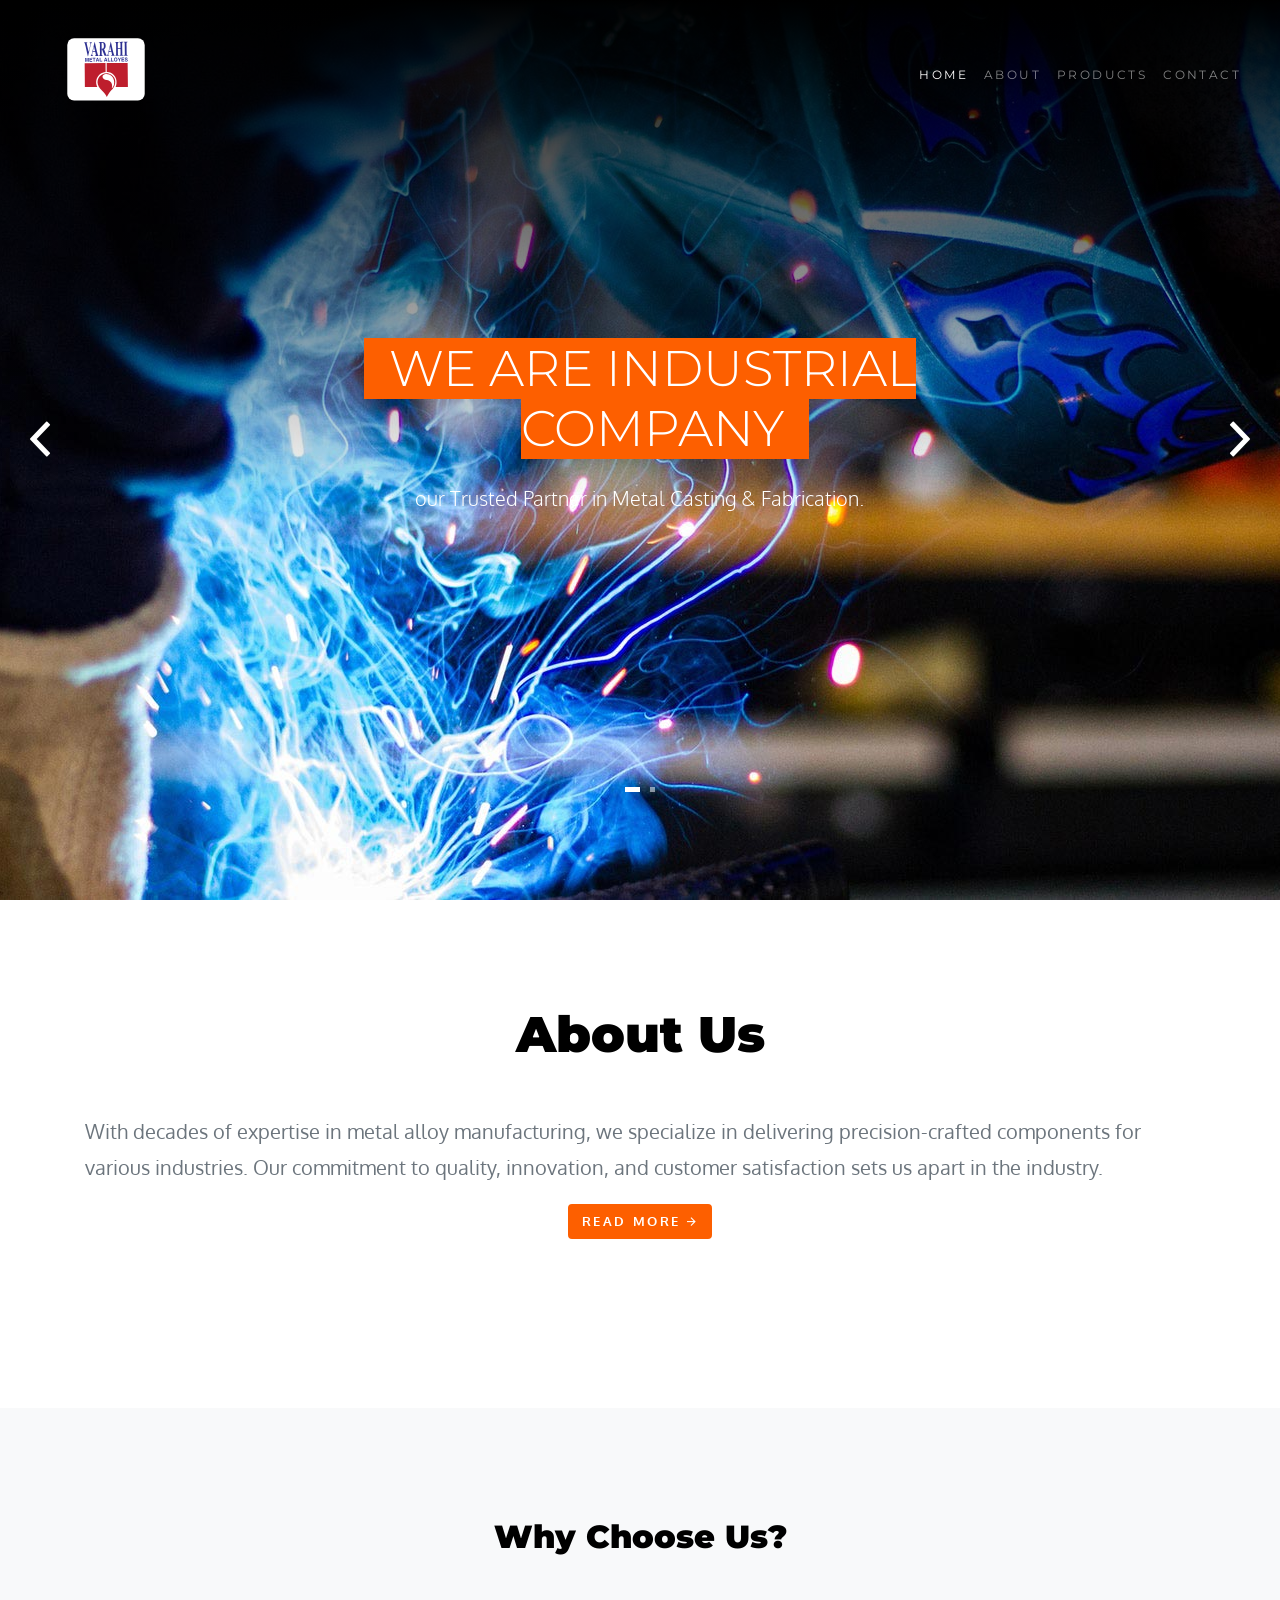
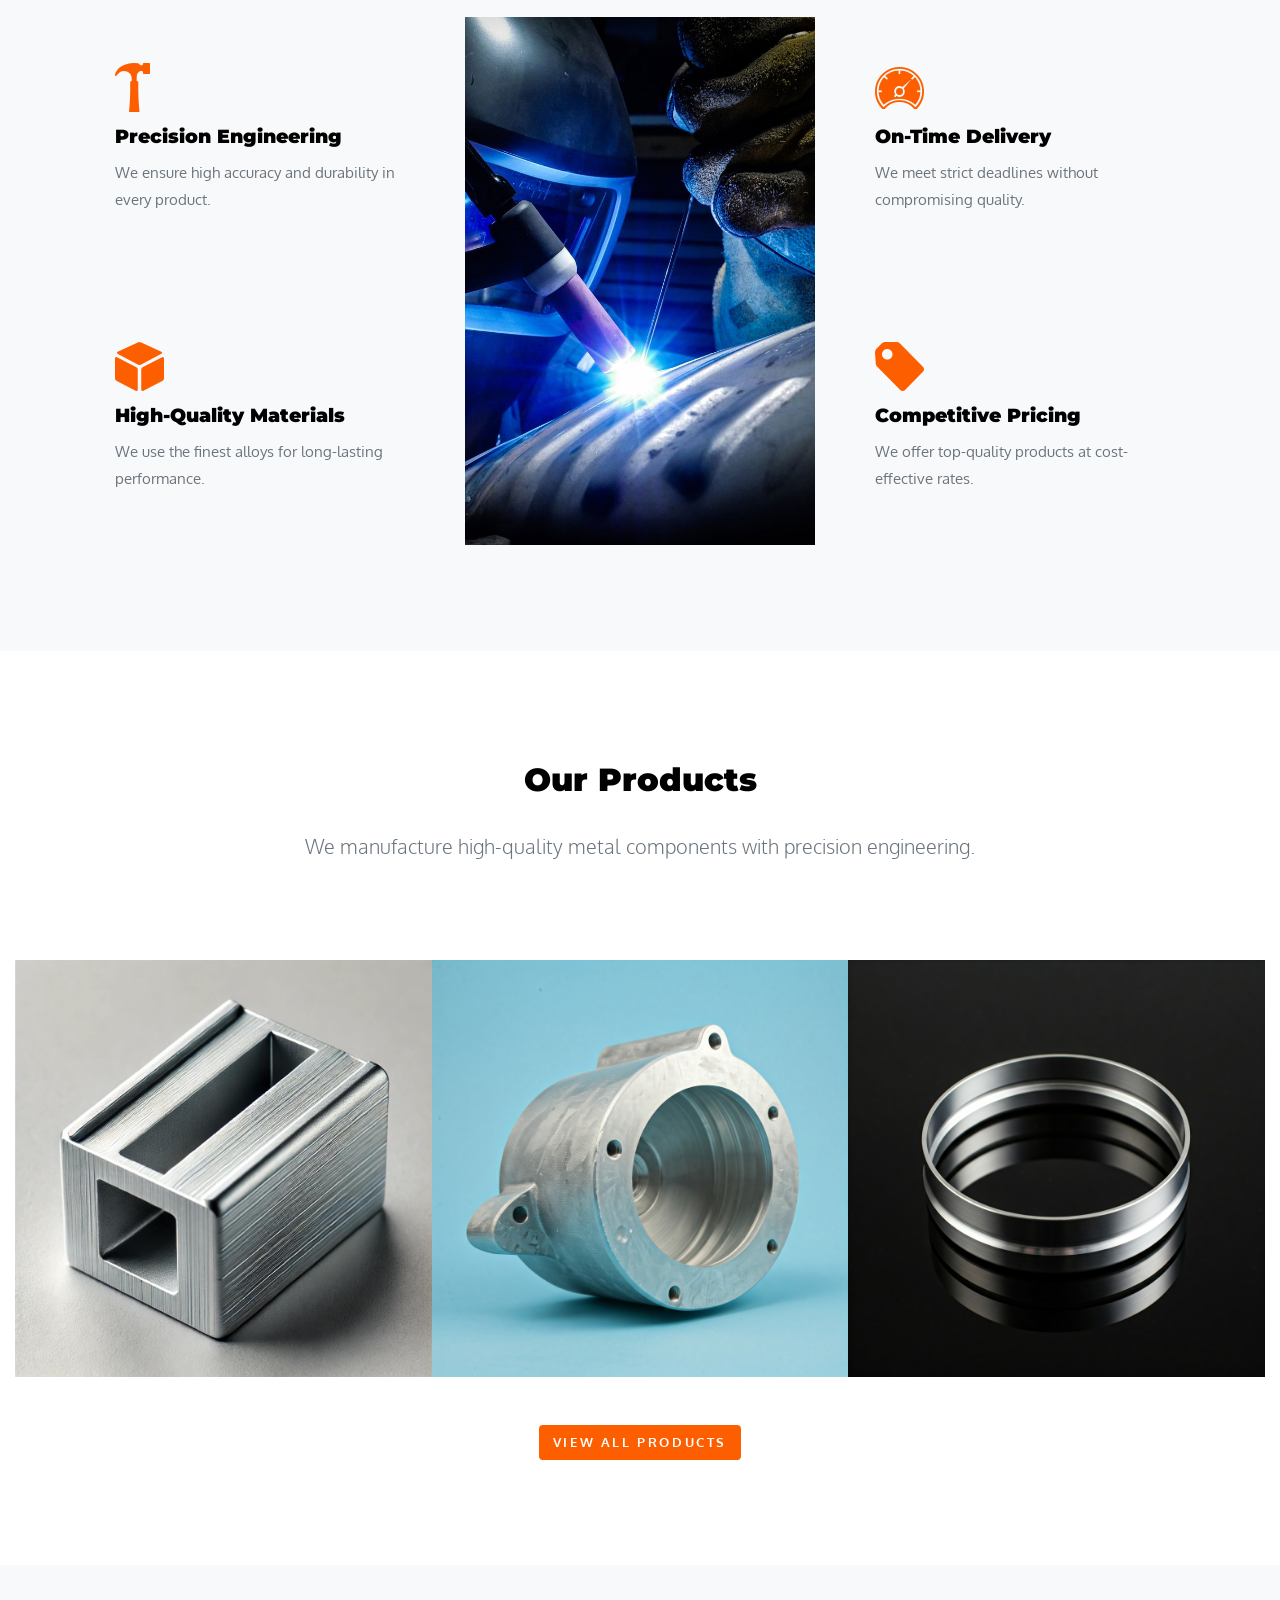
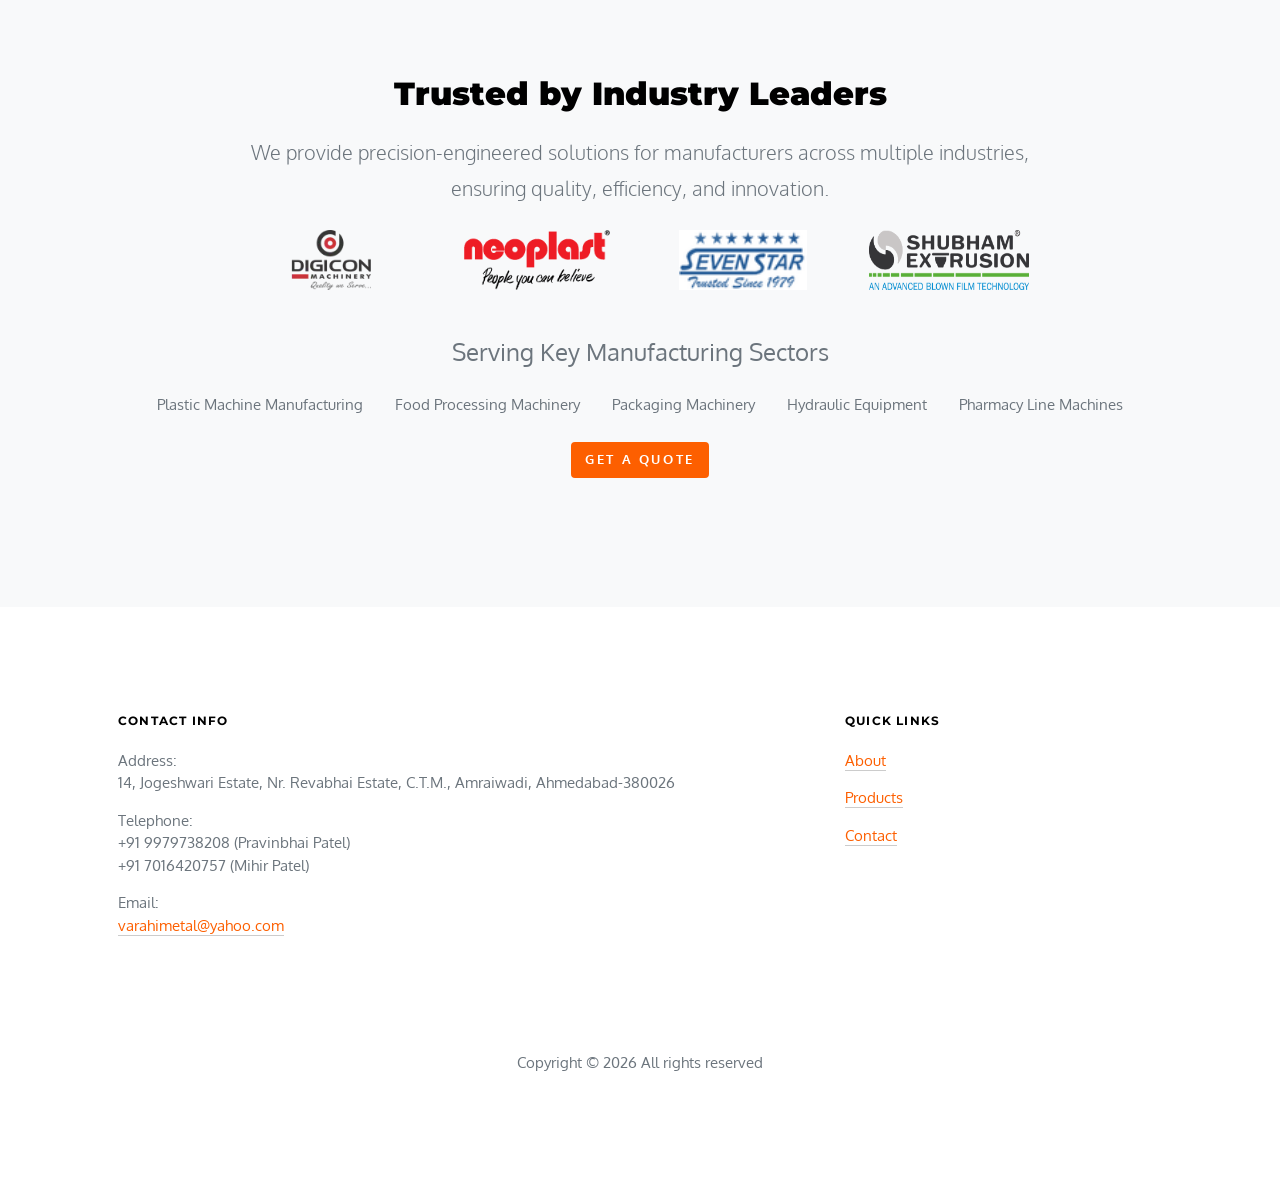
<file: index.html>
<!DOCTYPE html>
<html lang="en">
  <head>
    <title>Home | Varahi Metal</title>
    <meta charset="utf-8" />
    <meta
      name="viewport"
      content="width=device-width, initial-scale=1, shrink-to-fit=no"
    />

    <link
      href="https://fonts.googleapis.com/css?family=Montserrat:400,700|Oxygen:400,700"
      rel="stylesheet"
    />

    <link rel="stylesheet" href="css/bootstrap.css" />
    <link rel="stylesheet" href="css/animate.css" />
    <link rel="stylesheet" href="css/owl.carousel.min.css" />
    <link rel="stylesheet" href="css/jquery.fancybox.min.css" />

    <link rel="stylesheet" href="fonts/ionicons/css/ionicons.min.css" />
    <link rel="stylesheet" href="fonts/fontawesome/css/font-awesome.min.css" />

    <!-- Theme Style -->
    <link rel="stylesheet" href="css/style.css" />
    <link rel="stylesheet" href="css/custom.css" />
  </head>
  <body>
    <div id="header-placeholder"></div>

    <!-- END header -->

    <div class="top-shadow"></div>

    <section class="home-slider owl-carousel">
      <div
        class="slider-item"
        style="background-image: url('images/industrial_hero_1.jpg')"
      >
        <div class="container">
          <div
            class="row slider-text align-items-center justify-content-center"
          >
            <div class="col-lg-7 text-center col-sm-12 element-animate">
              <h1 class="mb-4"><span>We Are Industrial Company</span></h1>
              <p class="mb-5 w-75">
                our Trusted Partner in Metal Casting & Fabrication.
              </p>
            </div>
          </div>
        </div>
      </div>

      <div
        class="slider-item"
        style="background-image: url('images/industrial_hero_2.jpg')"
      >
        <div class="container">
          <div
            class="row slider-text align-items-center justify-content-center"
          >
            <div class="col-lg-7 text-center col-sm-12 element-animate">
              <h1>
                <span>The Best Level of Excellence in Steel Fabrication</span>
              </h1>
              <p class="mb-5 w-75">
                Excellence in Every Alloy, Strength in Every Product.
              </p>
            </div>
          </div>
        </div>
      </div>
    </section>

    <section class="section element-animate">
      <div class="container">
        <div class="row align-items-center mb-5">
          <div class="col-12">
            <div class="block-41">
              <h2 class="block-41-heading mb-5 text-center">About Us</h2>
              <div class="block-41-text">
                <p>
                  With decades of expertise in metal alloy manufacturing, we
                  specialize in delivering precision-crafted components for
                  various industries. Our commitment to quality, innovation, and
                  customer satisfaction sets us apart in the industry.
                </p>
                <p class="text-center">
                  <a href="./about" class="btn btn-primary">
                    Read More
                    <span class="ion-android-arrow-forward"></span
                  ></a>
                </p>
              </div>
            </div>
          </div>
        </div>
      </div>
    </section>
    <!-- END slider -->

    <section class="section bg-light">
      <div class="container">
        <div class="row mb-5">
          <div class="col-12 text-center">
            <h2>Why Choose Us?</h2>
          </div>
        </div>
        <div class="row align-items-stretch">
          <div class="col-lg-4 order-lg-2">
            <div class="scaling-image h-100">
              <div class="frame h-100">
                <div
                  class="feature-img-bg h-100"
                  style="
                    background-image: url('images/industrial_feature_1.jpg');
                  "
                ></div>
              </div>
            </div>
          </div>

          <div
            class="col-md-6 col-lg-4 feature-1-wrap d-md-flex flex-md-column order-lg-1"
          >
            <div class="feature-1 d-md-flex">
              <div class="align-self-center">
                <span class="ion ion-hammer display-4 text-primary"></span>
                <h3>Precision Engineering</h3>
                <p>We ensure high accuracy and durability in every product.</p>
              </div>
            </div>

            <div class="feature-1 d-md-flex">
              <div class="align-self-center">
                <span class="ion ion-cube display-4 text-primary"></span>
                <h3>High-Quality Materials</h3>
                <p>We use the finest alloys for long-lasting performance.</p>
              </div>
            </div>
          </div>

          <div
            class="col-md-6 col-lg-4 feature-1-wrap d-md-flex flex-md-column order-lg-3"
          >
            <div class="feature-1 d-md-flex">
              <div class="align-self-center">
                <span
                  class="ion ion-ios-speedometer display-4 text-primary"
                ></span>
                <h3>On-Time Delivery</h3>
                <p>We meet strict deadlines without compromising quality.</p>
              </div>
            </div>

            <div class="feature-1 d-md-flex">
              <div class="align-self-center">
                <span class="ion ion-pricetag display-4 text-primary"></span>
                <h3>Competitive Pricing</h3>
                <p>We offer top-quality products at cost-effective rates.</p>
              </div>
            </div>
          </div>
        </div>
      </div>
    </section>

    <section class="section border-t">
      <div class="container">
        <div class="row justify-content-center mb-5 element-animate">
          <div class="col-md-8 text-center">
            <h2 class="heading mb-4">Our Products</h2>
            <p class="mb-5 lead">
              We manufacture high-quality metal components with precision
              engineering.
            </p>
          </div>
        </div>
      </div>
      <div class="container-fluid">
        <div class="row no-gutters">
          <div class="col-md-4 element-animate">
            <a href="project-single.html" class="link-thumbnail">
              <h3>Aluminum casting molding box</h3>
              <span class="ion-plus icon"></span>
              <img
                src="images/products/alu_casting_cutting_box.jpg"
                alt="Image"
                class="img-fluid"
              />
            </a>
          </div>
          <div class="col-md-4 element-animate">
            <a href="project-single.html" class="link-thumbnail">
              <h3>Aluminum valve</h3>

              <span class="ion-plus icon"></span>
              <img
                src="images/products/alu_valve.jpg"
                alt="Image"
                class="img-fluid"
              />
            </a>
          </div>
          <div class="col-md-4 element-animate">
            <a href="project-single.html" class="link-thumbnail">
              <h3>Aluminum molding ring</h3>
              <span class="ion-plus icon"></span>
              <img
                src="images/products/alu_ring.jpg"
                alt="Image"
                class="img-fluid"
              />
            </a>
          </div>
        </div>
        <div class="text-center">
          <a href="./products" class="btn btn-primary mt-5">
            View All Products
          </a>
        </div>
      </div>
    </section>
    <!-- END section -->

    <section class="section bg-light">
      <div class="container">
        <div class="text-center">
          <h2 class="mb-3">Trusted by Industry Leaders</h2>
          <p class="lead w-75 mx-auto mb-4">
            We provide precision-engineered solutions for manufacturers across
            multiple industries, ensuring quality, efficiency, and innovation.
          </p>
        </div>

        <!-- Client Logos Grid -->
        <div class="row justify-content-center client-section mb-4">
          <div class="col-6 col-sm-4 col-md-3 col-lg-2 text-center">
            <img
              src="images/clients/Digicon machinery.webp"
              alt="Plastic Machine Manufacturer"
              class="img-fluid client-logo"
            />
          </div>
          <div class="col-6 col-sm-4 col-md-3 col-lg-2 text-center">
            <img
              src="images/clients/neoplast enigneering.png"
              alt="Food Machine Manufacturer"
              class="img-fluid client-logo"
            />
          </div>
          <div class="col-6 col-sm-4 col-md-3 col-lg-2 text-center">
            <img
              src="images/clients/seven-star-engineers-fabricators-contractors-90x90.png"
              alt="Energy Solutions Ltd"
              alt="Packing Machine Manufacturer"
              class="img-fluid client-logo"
            />
          </div>
          <div class="col-6 col-sm-4 col-md-3 col-lg-2 text-center">
            <img
              src="images/clients/ShubhamExtrusion_Logo_Dark.png"
              alt="Hydraulic Manufacturer"
              class="img-fluid client-logo"
            />
          </div>
        </div>

        <!-- Industries Served -->
        <div class="text-center mt-3">
          <div class="d-inline-block p-4">
            <p class="h4 mb-3">Serving Key Manufacturing Sectors</p>
            <div class="d-flex flex-wrap justify-content-center gap-3">
              <span class="bg-opacity-10 px-3 py-2"
                >Plastic Machine Manufacturing</span
              >
              <span class="bg-opacity-10 px-3 py-2"
                >Food Processing Machinery</span
              >
              <span class="bg-opacity-10 px-3 py-2">Packaging Machinery</span>
              <span class="bg-opacity-10 px-3 py-2">Hydraulic Equipment</span>
              <span class="bg-opacity-10 px-3 py-2"
                >Pharmacy Line Machines</span
              >
            </div>
            <a href="contact.html" class="btn btn-primary mt-3">Get a Quote</a>
          </div>
        </div>
      </div>
    </section>

    <div id="footer-placeholder"></div>

    <!-- <div id="loader-placeholder"></div> -->

    <script src="js/jquery-3.2.1.min.js"></script>
    <script src="js/popper.min.js"></script>
    <script src="js/bootstrap.min.js"></script>
    <script src="js/owl.carousel.min.js"></script>
    <script src="js/jquery.waypoints.min.js"></script>
    <script src="js/jquery.fancybox.min.js"></script>
    <script src="js/main.js"></script>
  </body>
</html>
</file>
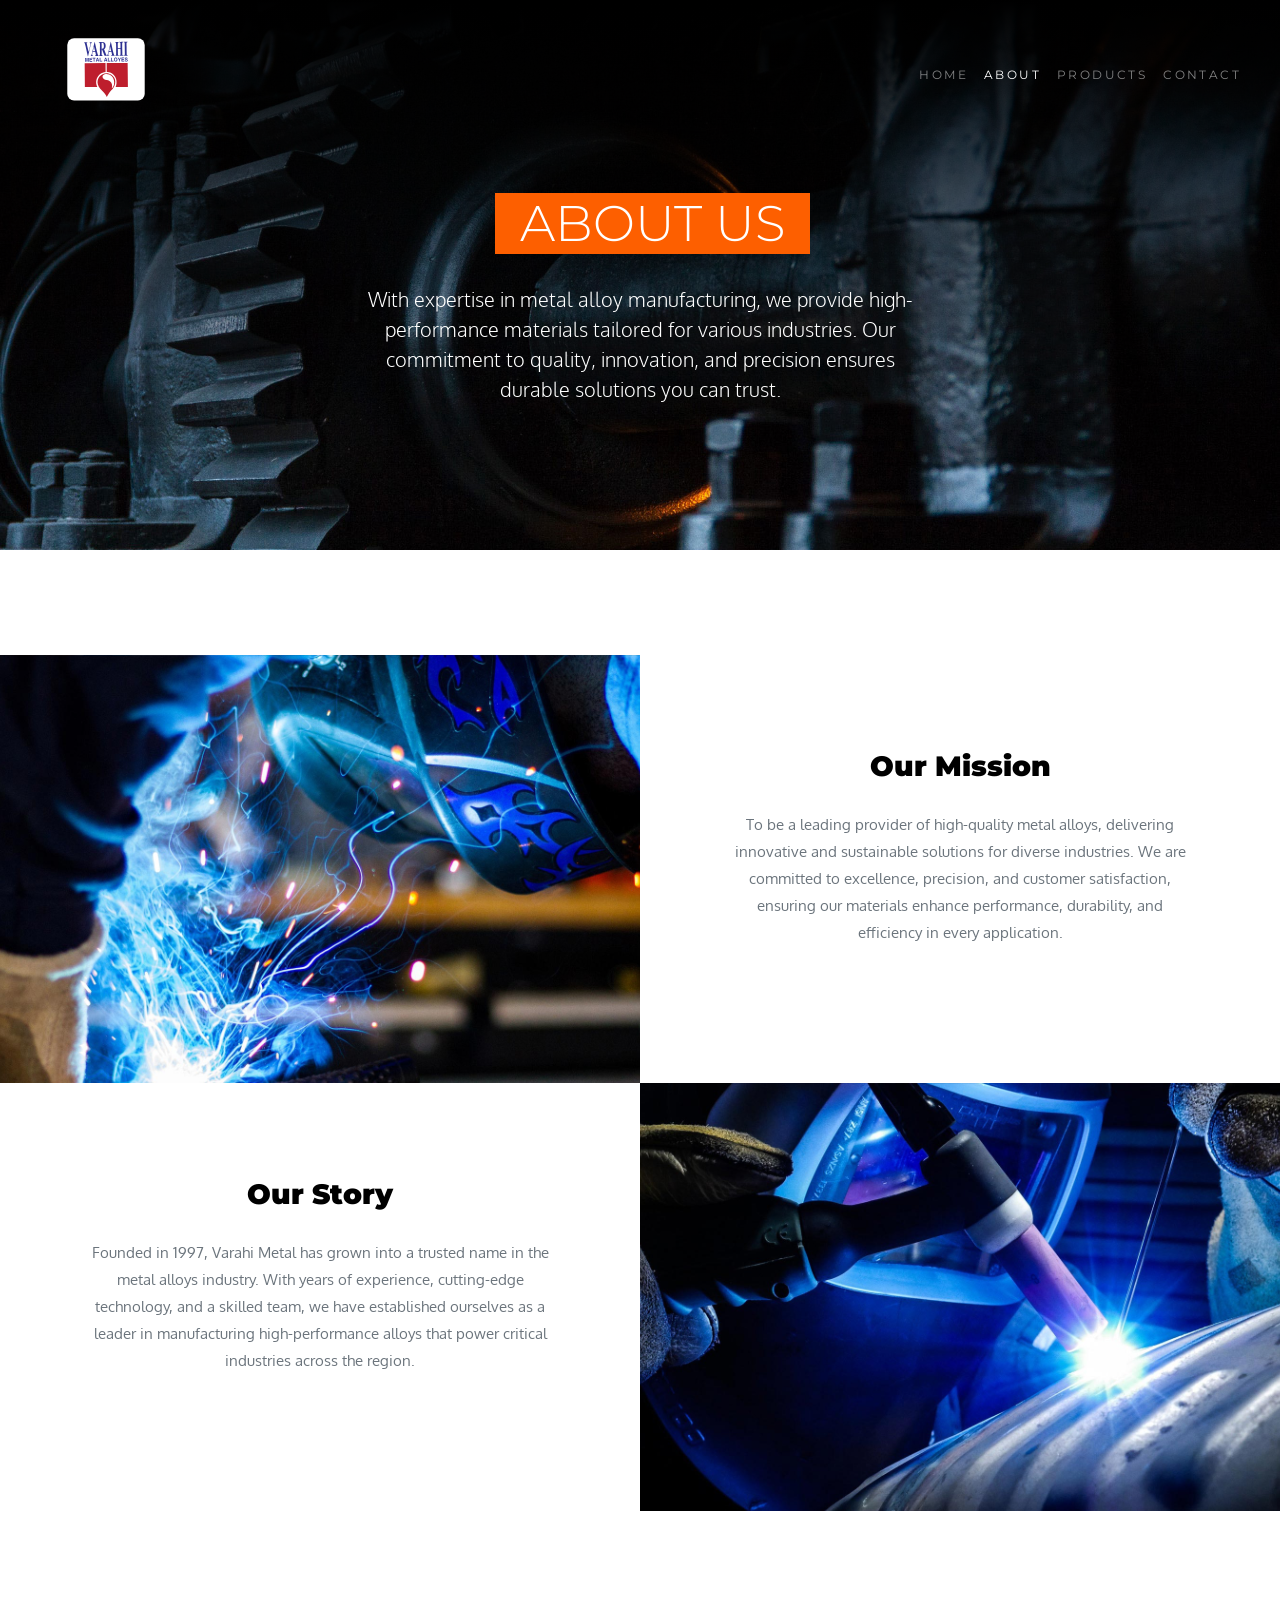
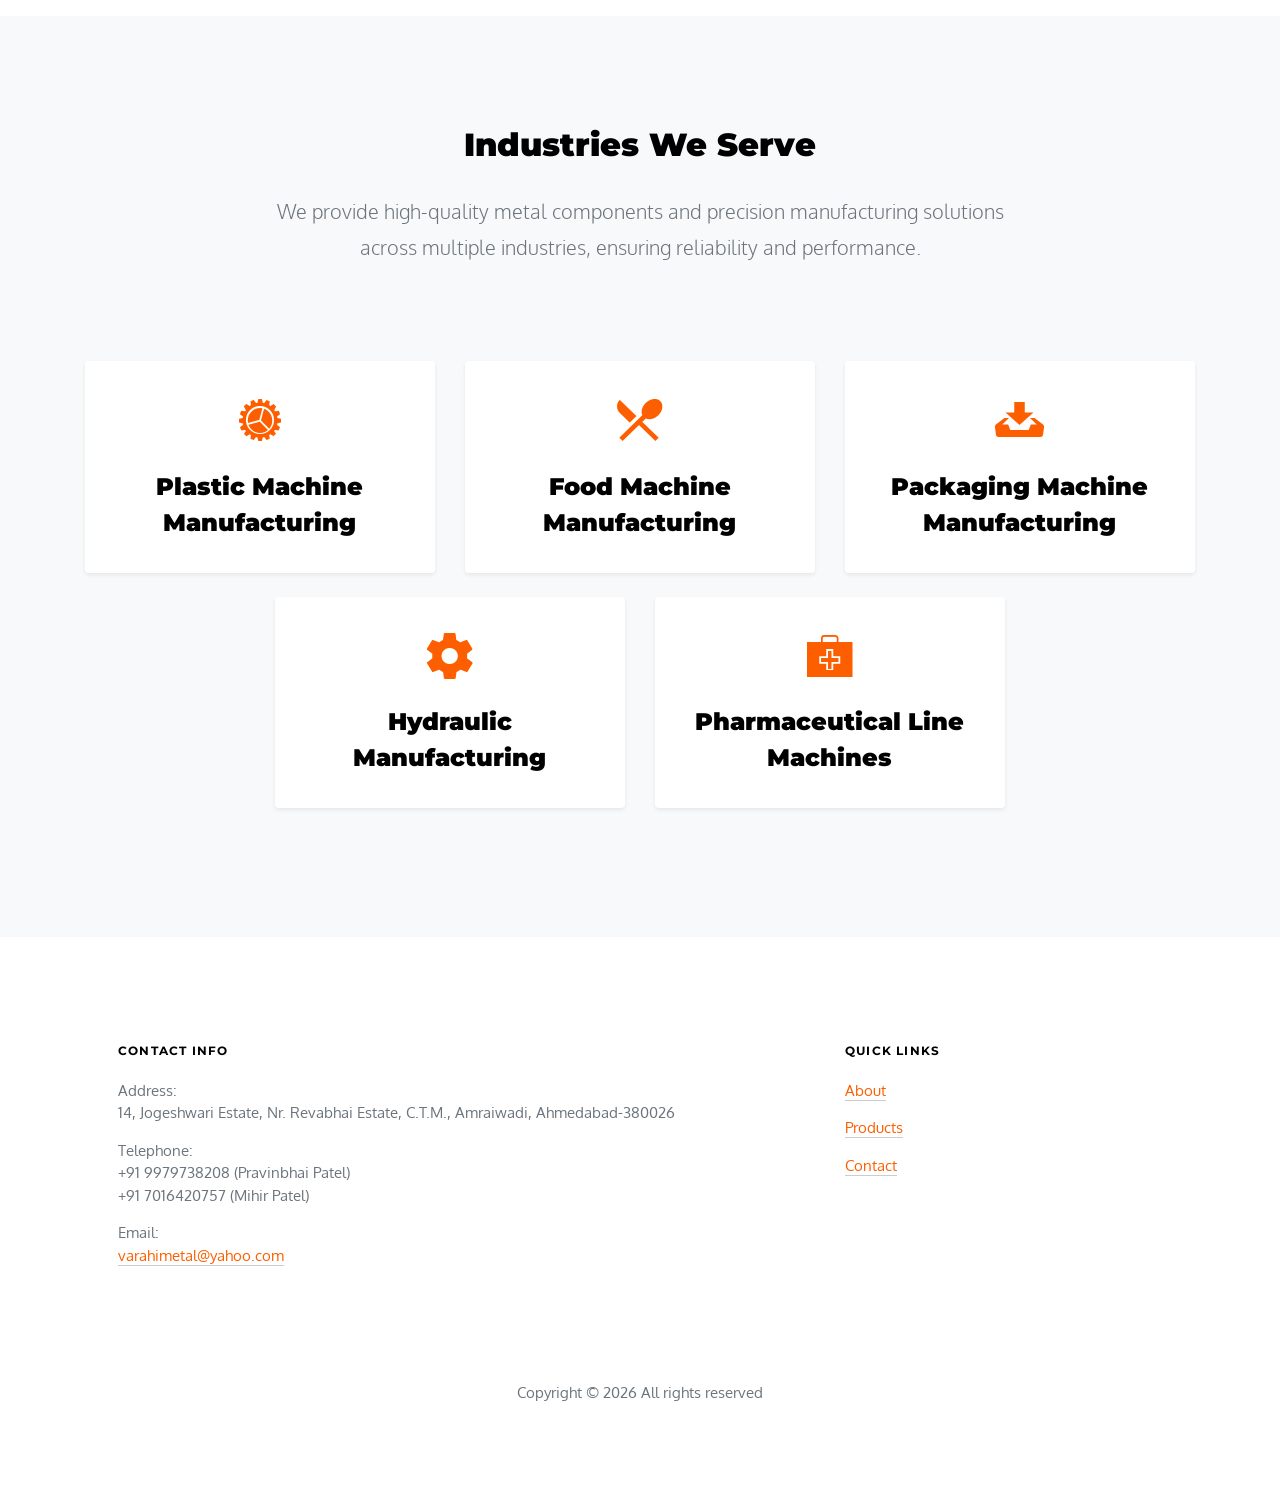
<file: about.html>
<!DOCTYPE html>
<html lang="en">
  <head>
    <title>About Us | Varahi Metal</title>
    <meta charset="utf-8" />
    <meta
      name="viewport"
      content="width=device-width, initial-scale=1, shrink-to-fit=no"
    />

    <link
      href="https://fonts.googleapis.com/css?family=Montserrat:400,700|Oxygen:400,700"
      rel="stylesheet"
    />
    <link rel="stylesheet" href="css/bootstrap.css" />
    <link rel="stylesheet" href="css/animate.css" />
    <link rel="stylesheet" href="css/owl.carousel.min.css" />
    <link rel="stylesheet" href="css/jquery.fancybox.min.css" />

    <link rel="stylesheet" href="fonts/ionicons/css/ionicons.min.css" />
    <link rel="stylesheet" href="fonts/fontawesome/css/font-awesome.min.css" />

    <!-- Theme Style -->
    <link rel="stylesheet" href="css/style.css" />
    <link rel="stylesheet" href="css/custom.css" />
  </head>
  <body>
    <div id="header-placeholder"></div>

    <div class="top-shadow"></div>

    <div class="inner-page">
      <div
        class="slider-item"
        style="background-image: url('images/industrial_hero_3.jpg')"
      >
        <div class="container">
          <div
            class="row slider-text align-items-center justify-content-center"
          >
            <div class="col-md-8 text-center col-sm-12 element-animate pt-5">
              <h1 class="pt-5"><span>About Us</span></h1>
              <p class="mb-5 w-75">
                With expertise in metal alloy manufacturing, we provide
                high-performance materials tailored for various industries. Our
                commitment to quality, innovation, and precision ensures durable
                solutions you can trust.
              </p>
            </div>
          </div>
        </div>
      </div>
    </div>

    <section class="section">
      <div class="half d-lg-flex d-block">
        <div
          class="image element-animate"
          data-animate-effect="fadeIn"
          style="background-image: url('images/industrial_hero_1.jpg')"
        ></div>
        <div class="text text-center element-animate">
          <h3 class="mb-4">Our Mission</h3>
          <p class="mb-5">
            To be a leading provider of high-quality metal alloys, delivering
            innovative and sustainable solutions for diverse industries. We are
            committed to excellence, precision, and customer satisfaction,
            ensuring our materials enhance performance, durability, and
            efficiency in every application.
          </p>
        </div>
      </div>

      <div class="half d-lg-flex d-block">
        <div
          class="image order-2 element-animate"
          data-animate-effect="fadeIn"
          style="background-image: url('images/industrial_hero_2.jpg')"
        ></div>
        <div class="text text-center element-animate">
          <h3 class="mb-4">Our Story</h3>
          <p class="mb-5">
            Founded in 1997, Varahi Metal has grown into a trusted name in the
            metal alloys industry. With years of experience, cutting-edge
            technology, and a skilled team, we have established ourselves as a
            leader in manufacturing high-performance alloys that power critical
            industries across the region.
          </p>
        </div>
      </div>
    </section>

    <section class="section bg-light">
      <div class="container text-center">
        <div class="row justify-content-center mb-5 element-animate">
          <div class="col-md-8 text-center">
            <h2 class="heading mb-4">Industries We Serve</h2>
            <p class="mb-5 lead">
              We provide high-quality metal components and precision
              manufacturing solutions across multiple industries, ensuring
              reliability and performance.
            </p>
          </div>
        </div>
        <div class="row">
          <div class="col-md-4 mb-4 industry-card scaling-image">
            <div class="frame p-4 shadow-sm rounded bg-white">
              <i class="ion-ios-cog display-4 text-primary"></i>
              <h4 class="mt-3">Plastic Machine Manufacturing</h4>
            </div>
          </div>
          <div class="col-md-4 mb-4 industry-card scaling-image">
            <div class="frame p-4 shadow-sm rounded bg-white">
              <i class="ion-android-restaurant display-4 text-primary"></i>
              <h4 class="mt-3">Food Machine Manufacturing</h4>
            </div>
          </div>
          <div class="col-md-4 mb-4 industry-card scaling-image">
            <div class="frame p-4 shadow-sm rounded bg-white">
              <i class="ion-archive display-4 text-primary"></i>
              <h4 class="mt-3">Packaging Machine Manufacturing</h4>
            </div>
          </div>
          <div class="col-md-4 offset-md-2 mb-4 industry-card scaling-image">
            <div class="frame p-4 shadow-sm rounded bg-white">
              <i class="ion-android-settings display-4 text-primary"></i>
              <h4 class="mt-3">Hydraulic Manufacturing</h4>
            </div>
          </div>
          <div class="col-md-4 mb-4 industry-card scaling-image">
            <div class="frame p-4 shadow-sm rounded bg-white">
              <i class="ion-ios-medkit display-4 text-primary"></i>
              <h4 class="mt-3">Pharmaceutical Line Machines</h4>
            </div>
          </div>
        </div>
      </div>
    </section>

    <div id="footer-placeholder"></div>

    <!-- <div id="loader-placeholder"></div> -->

    <script src="js/jquery-3.2.1.min.js"></script>
    <script src="js/popper.min.js"></script>
    <script src="js/bootstrap.min.js"></script>
    <script src="js/owl.carousel.min.js"></script>
    <script src="js/jquery.waypoints.min.js"></script>
    <script src="js/jquery.fancybox.min.js"></script>
    <script src="js/main.js"></script>
  </body>
</html>
</file>
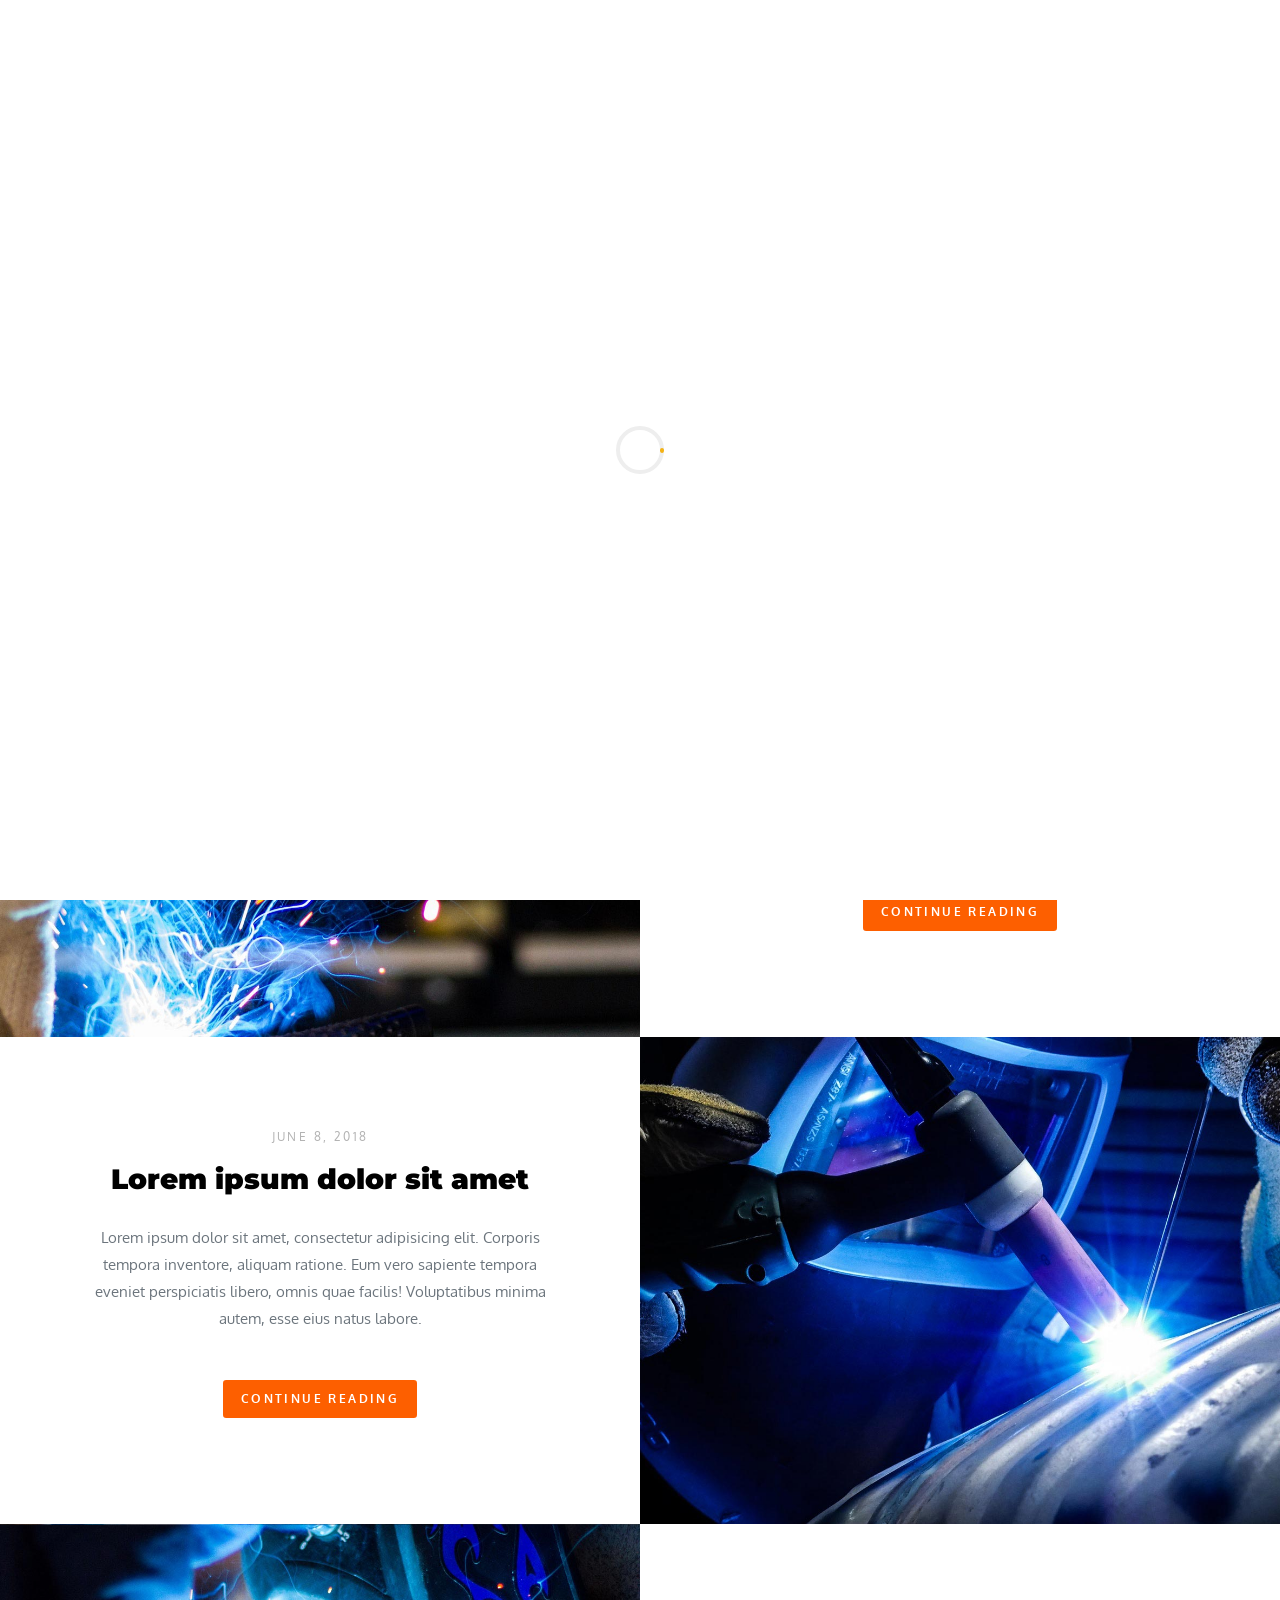
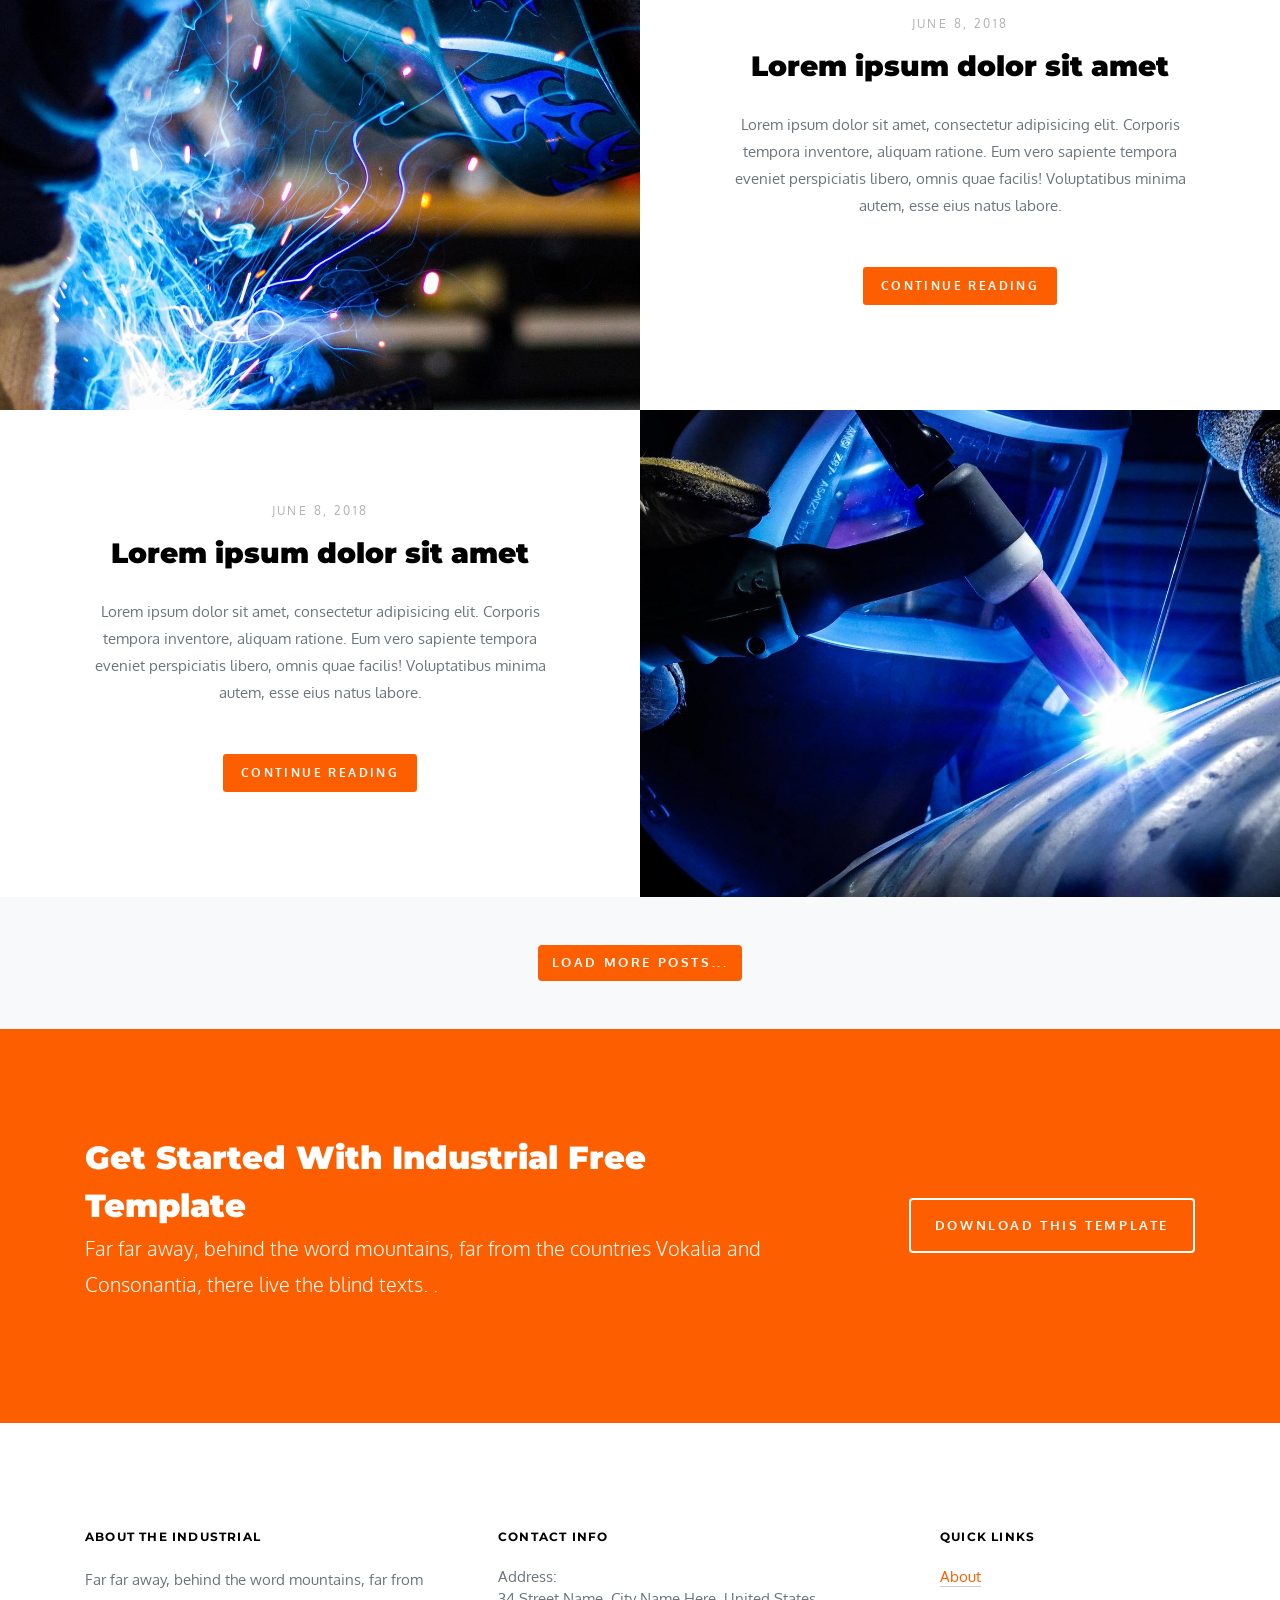
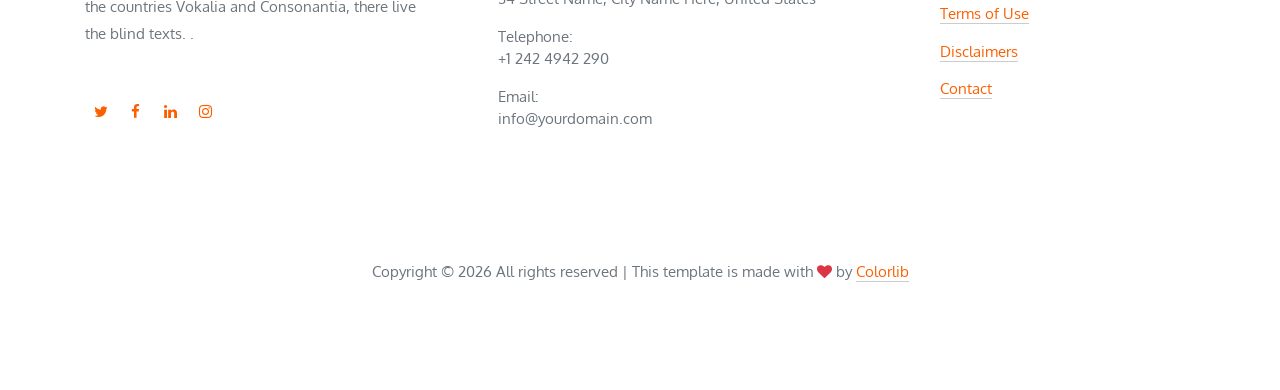
<file: blog.html>
<!DOCTYPE html>
<html lang="en">
  <head>
    <title>Industrial &mdash; Website Template by Colorlin</title>
    <meta charset="utf-8" />
    <meta
      name="viewport"
      content="width=device-width, initial-scale=1, shrink-to-fit=no"
    />

    <link
      href="https://fonts.googleapis.com/css?family=Montserrat:400,700|Oxygen:400,700"
      rel="stylesheet"
    />
    <link rel="stylesheet" href="css/bootstrap.css" />
    <link rel="stylesheet" href="css/animate.css" />
    <link rel="stylesheet" href="css/owl.carousel.min.css" />
    <link rel="stylesheet" href="css/jquery.fancybox.min.css" />

    <link rel="stylesheet" href="fonts/ionicons/css/ionicons.min.css" />
    <link rel="stylesheet" href="fonts/fontawesome/css/font-awesome.min.css" />

    <!-- Theme Style -->
    <link rel="stylesheet" href="css/style.css" />
  </head>
  <body>
    <header role="banner">
      <nav class="navbar navbar-expand-lg navbar-dark bg-dark">
        <div class="container-fluid">
          <a class="navbar-brand" href="index.html">Industrial</a>
          <button
            class="navbar-toggler"
            type="button"
            data-toggle="collapse"
            data-target="#navbarsExample05"
            aria-controls="navbarsExample05"
            aria-expanded="false"
            aria-label="Toggle navigation"
          >
            <span class="navbar-toggler-icon"></span>
          </button>

          <div class="collapse navbar-collapse" id="navbarsExample05">
            <ul class="navbar-nav pl-md-5 ml-auto">
              <li class="nav-item">
                <a class="nav-link" href="index.html">Home</a>
              </li>
              <li class="nav-item">
                <a class="nav-link" href="about.html">About</a>
              </li>
              <li class="nav-item">
                <a class="nav-link" href="projects.html">Projects</a>
              </li>
              <li class="nav-item dropdown">
                <a
                  class="nav-link dropdown-toggle"
                  href="services.html"
                  id="dropdown04"
                  data-toggle="dropdown"
                  aria-haspopup="true"
                  aria-expanded="false"
                  >Services</a
                >
                <div class="dropdown-menu" aria-labelledby="dropdown04">
                  <a class="dropdown-item" href="services.html"
                    >Architectural Design</a
                  >
                  <a class="dropdown-item" href="services.html">Interior</a>
                  <a class="dropdown-item" href="services.html">Building</a>
                </div>
              </li>
              <li class="nav-item">
                <a class="nav-link active" href="blog.html">Blog</a>
              </li>
              <li class="nav-item">
                <a class="nav-link" href="contact.html">Contact</a>
              </li>
            </ul>

            <div class="navbar-nav ml-auto">
              <form method="post" class="search-form">
                <span class="icon ion ion-search"></span>
                <input
                  type="text"
                  class="form-control"
                  placeholder="Search..."
                />
              </form>
            </div>
          </div>
        </div>
      </nav>
    </header>
    <!-- END header -->

    <div class="top-shadow"></div>

    <div class="inner-page">
      <div
        class="slider-item"
        style="background-image: url('images/industrial_hero_3.jpg')"
      >
        <div class="container">
          <div
            class="row slider-text align-items-center justify-content-center"
          >
            <div class="col-md-8 text-center col-sm-12 element-animate pt-5">
              <h1 class="pt-5"><span>Articles</span></h1>
              <p class="mb-5 w-75">
                Lorem ipsum dolor sit amet, consectetur adipisicing elit. Neque
                repudiandae cum qui, inventore deserunt, tenetur!
              </p>
            </div>
          </div>
        </div>
      </div>
    </div>

    <section>
      <div class="half d-md-flex d-block">
        <div
          class="image"
          style="background-image: url('images/industrial_hero_1.jpg')"
        ></div>
        <div class="text text-center element-animate">
          <span class="post-meta">June 8, 2018</span>
          <h3 class="mb-4">Lorem ipsum dolor sit amet</h3>
          <p class="mb-5">
            Lorem ipsum dolor sit amet, consectetur adipisicing elit. Corporis
            tempora inventore, aliquam ratione. Eum vero sapiente tempora
            eveniet perspiciatis libero, omnis quae facilis! Voluptatibus minima
            autem, esse eius natus labore.
          </p>
          <p>
            <a href="#" class="btn btn-primary btn-sm px-3 py-2"
              >Continue Reading</a
            >
          </p>
        </div>
      </div>

      <div class="half d-md-flex d-block">
        <div
          class="image order-2"
          style="background-image: url('images/industrial_hero_2.jpg')"
        ></div>
        <div class="text text-center element-animate">
          <span class="post-meta">June 8, 2018</span>
          <h3 class="mb-4">Lorem ipsum dolor sit amet</h3>
          <p class="mb-5">
            Lorem ipsum dolor sit amet, consectetur adipisicing elit. Corporis
            tempora inventore, aliquam ratione. Eum vero sapiente tempora
            eveniet perspiciatis libero, omnis quae facilis! Voluptatibus minima
            autem, esse eius natus labore.
          </p>

          <p>
            <a href="#" class="btn btn-primary btn-sm px-3 py-2"
              >Continue Reading</a
            >
          </p>
        </div>
      </div>

      <div class="half d-md-flex d-block">
        <div
          class="image"
          style="background-image: url('images/industrial_hero_1.jpg')"
        ></div>
        <div class="text text-center element-animate">
          <span class="post-meta">June 8, 2018</span>
          <h3 class="mb-4">Lorem ipsum dolor sit amet</h3>
          <p class="mb-5">
            Lorem ipsum dolor sit amet, consectetur adipisicing elit. Corporis
            tempora inventore, aliquam ratione. Eum vero sapiente tempora
            eveniet perspiciatis libero, omnis quae facilis! Voluptatibus minima
            autem, esse eius natus labore.
          </p>
          <p>
            <a href="#" class="btn btn-primary btn-sm px-3 py-2"
              >Continue Reading</a
            >
          </p>
        </div>
      </div>

      <div class="half d-md-flex d-block">
        <div
          class="image order-2"
          style="background-image: url('images/industrial_hero_2.jpg')"
        ></div>
        <div class="text text-center element-animate">
          <span class="post-meta">June 8, 2018</span>
          <h3 class="mb-4">Lorem ipsum dolor sit amet</h3>
          <p class="mb-5">
            Lorem ipsum dolor sit amet, consectetur adipisicing elit. Corporis
            tempora inventore, aliquam ratione. Eum vero sapiente tempora
            eveniet perspiciatis libero, omnis quae facilis! Voluptatibus minima
            autem, esse eius natus labore.
          </p>

          <p>
            <a href="#" class="btn btn-primary btn-sm px-3 py-2"
              >Continue Reading</a
            >
          </p>
        </div>
      </div>
      <div class="col-md-12 py-5 text-center bg-light">
        <a href="#" class="btn btn-primary">Load More Posts...</a>
      </div>
    </section>

    <section class="section bg-primary">
      <div class="container">
        <div class="row align-items-center">
          <div class="col-lg-8">
            <h2 class="text-white mb-0">
              Get Started With Industrial Free Template
            </h2>
            <p class="text-white lead">
              Far far away, behind the word mountains, far from the countries
              Vokalia and Consonantia, there live the blind texts. .
            </p>
          </div>
          <div class="col-lg-4 text-lg-right">
            <a href="#" class="btn btn-outline-white px-4 py-3"
              >Download This Template</a
            >
          </div>
        </div>
      </div>
    </section>
    <footer class="site-footer" role="contentinfo">
      <div class="container">
        <div class="row mb-5">
          <div class="col-md-4 mb-5">
            <h3>About The Industrial</h3>
            <p class="mb-5">
              Far far away, behind the word mountains, far from the countries
              Vokalia and Consonantia, there live the blind texts. .
            </p>
            <ul class="list-unstyled footer-link d-flex footer-social">
              <li>
                <a href="#" class="p-2"><span class="fa fa-twitter"></span></a>
              </li>
              <li>
                <a href="#" class="p-2"><span class="fa fa-facebook"></span></a>
              </li>
              <li>
                <a href="#" class="p-2"><span class="fa fa-linkedin"></span></a>
              </li>
              <li>
                <a href="#" class="p-2"
                  ><span class="fa fa-instagram"></span
                ></a>
              </li>
            </ul>
          </div>
          <div class="col-md-5 mb-5 pl-md-5">
            <h3>Contact Info</h3>
            <ul class="list-unstyled footer-link">
              <li class="d-block">
                <span class="d-block">Address:</span>
                <span>34 Street Name, City Name Here, United States</span>
              </li>
              <li class="d-block">
                <span class="d-block">Telephone:</span
                ><span>+1 242 4942 290</span>
              </li>
              <li class="d-block">
                <span class="d-block">Email:</span
                ><span>info@yourdomain.com</span>
              </li>
            </ul>
          </div>
          <div class="col-md-3 mb-5">
            <h3>Quick Links</h3>
            <ul class="list-unstyled footer-link">
              <li><a href="#">About</a></li>
              <li><a href="#">Terms of Use</a></li>
              <li><a href="#">Disclaimers</a></li>
              <li><a href="#">Contact</a></li>
            </ul>
          </div>
          <div class="col-md-3"></div>
        </div>
        <div class="row">
          <div class="col-12 text-md-center text-left">
            <p class="copyright">
              <!-- Link back to Colorlib can't be removed. Template is licensed under CC BY 3.0. -->
              Copyright &copy;
              <script>
                document.write(new Date().getFullYear());
              </script>
              All rights reserved | This template is made with
              <i class="fa fa-heart text-danger" aria-hidden="true"></i> by
              <a href="https://colorlib.com" target="_blank">Colorlib</a>
              <!-- Link back to Colorlib can't be removed. Template is licensed under CC BY 3.0. -->
            </p>
          </div>
        </div>
      </div>
    </footer>
    <!-- END footer -->

    <!-- loader -->
    <div id="loader" class="show fullscreen">
      <svg class="circular" width="48px" height="48px">
        <circle
          class="path-bg"
          cx="24"
          cy="24"
          r="22"
          fill="none"
          stroke-width="4"
          stroke="#eeeeee"
        />
        <circle
          class="path"
          cx="24"
          cy="24"
          r="22"
          fill="none"
          stroke-width="4"
          stroke-miterlimit="10"
          stroke="#f4b214"
        />
      </svg>
    </div>

    <script src="js/jquery-3.2.1.min.js"></script>
    <script src="js/popper.min.js"></script>
    <script src="js/bootstrap.min.js"></script>
    <script src="js/owl.carousel.min.js"></script>
    <script src="js/jquery.waypoints.min.js"></script>
    <script src="js/jquery.fancybox.min.js"></script>
    <script src="js/main.js"></script>

    <script src="js/main.js"></script>
  </body>
</html>
</file>
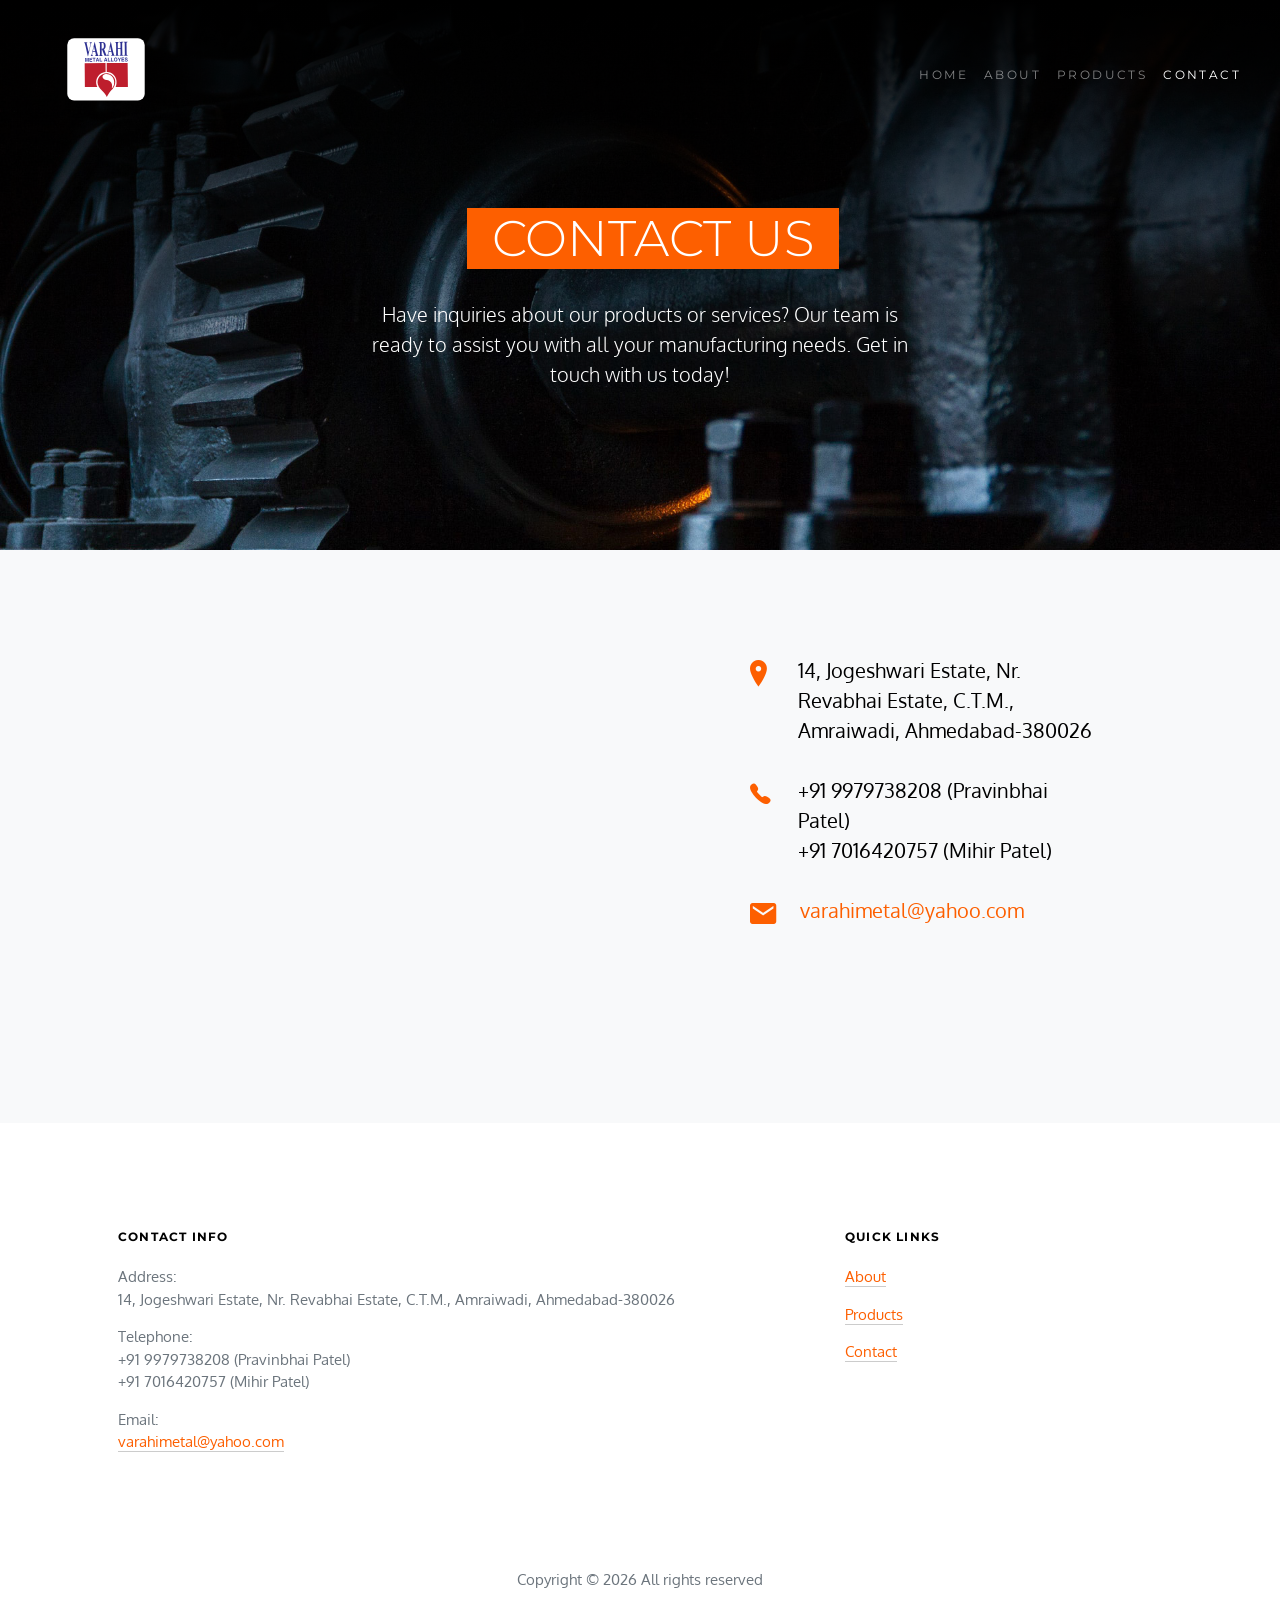
<file: contact.html>
<!DOCTYPE html>
<html lang="en">
  <head>
    <title>Contact Us | Varahi Metal</title>
    <meta charset="utf-8" />
    <meta
      name="viewport"
      content="width=device-width, initial-scale=1, shrink-to-fit=no"
    />

    <link
      href="https://fonts.googleapis.com/css?family=Montserrat:400,700|Oxygen:400,700"
      rel="stylesheet"
    />
    <link rel="stylesheet" href="css/bootstrap.css">
    <link rel="stylesheet" href="css/animate.css" />
    <link rel="stylesheet" href="css/owl.carousel.min.css" />
    <link rel="stylesheet" href="css/jquery.fancybox.min.css" />

    <link rel="stylesheet" href="fonts/ionicons/css/ionicons.min.css" />
    <link rel="stylesheet" href="fonts/fontawesome/css/font-awesome.min.css" />

    <!-- Theme Style -->
    <link rel="stylesheet" href="css/style.css" />
    <link rel="stylesheet" href="css/custom.css" />
  </head>
  <body>
    <div id="header-placeholder"></div>

    <div class="top-shadow"></div>
    <div class="inner-page">
      <div
        class="slider-item"
        style="background-image: url('images/industrial_hero_3.jpg')"
      >
        <div class="container">
          <div
            class="row slider-text align-items-center justify-content-center"
          >
            <div class="col-md-8 text-center col-sm-12 element-animate pt-5">
              <h1 class="pt-5"><span>Contact Us</span></h1>
              <p class="mb-5 w-75">
  Have inquiries about our products or services? Our team is ready to assist you with all your manufacturing needs. Get in touch with us today!
</p>
            </div>
          </div>
        </div>
      </div>
    </div>

    <section class="section bg-light">
      <div class="container">
        <div class="row">
          <div class="col-md-6 mb-5 mb-md-0 order-2">
            <figure class="img_inner">
              <div class="iframe-container">
                <iframe
                src="https://www.google.com/maps/embed?pb=!1m18!1m12!1m3!1d918.1786891712865!2d72.6380963695023!3d22.997514333216053!2m3!1f0!2f0!3f0!3m2!1i1024!2i768!4f13.1!3m3!1m2!1s0x395e863e282601eb%3A0x9a6221e0cf3cad73!2sJogeshwari%20Estate!5e0!3m2!1sen!2sin!4v1737536250082!5m2!1sen!2sin"
                width="500"
                height="400"
                style="border: 0"
                allowfullscreen=""
                loading="lazy"
                referrerpolicy="no-referrer-when-downgrade"
                ></iframe>
              </div>
            </figure>
          </div>
          <div class="col-md-6 order-2 mb-5">
            <div class="row justify-content-right">
              <div class="col-md-8 mx-auto contact-form-contact-info">
                <p class="d-flex">
                  <span class="ion-ios-location icon mr-5"></span>
                  <span>
                    14, Jogeshwari Estate, Nr. Revabhai Estate, C.T.M.,
                    Amraiwadi, Ahmedabad-380026
                  </span>
                </p>

                <p class="d-flex">
                  <span class="ion-ios-telephone icon mr-5"></span>
                  <span>
                    <span class="d-block"
                      >+91 9979738208 (Pravinbhai Patel)
                    </span>
                    <span class="d-block">+91 7016420757 (Mihir Patel)</span>
                  </span>
                </p>

                <p class="d-flex">
                  <span>
                  <a href="mailto:varahimetal@yahoo.com">
                    <span class="ion-android-mail icon mr-4"></span>
                    <span class="position-absolute">varahimetal@yahoo.com</span>
                  </a>
                  <span>
                </p>
              </div>
            </div>
          </div>
        </div>
      </div>
    </section>

    <div id="footer-placeholder"></div>

    <!-- <div id="loader-placeholder"></div> -->

    <script src="js/jquery-3.2.1.min.js"></script>
    <script src="js/popper.min.js"></script>
    <script src="js/bootstrap.min.js"></script>
    <script src="js/owl.carousel.min.js"></script>
    <script src="js/jquery.waypoints.min.js"></script>
    <script src="js/jquery.fancybox.min.js"></script>
    <script src="js/main.js"></script>
  </body>
</html>
</file>
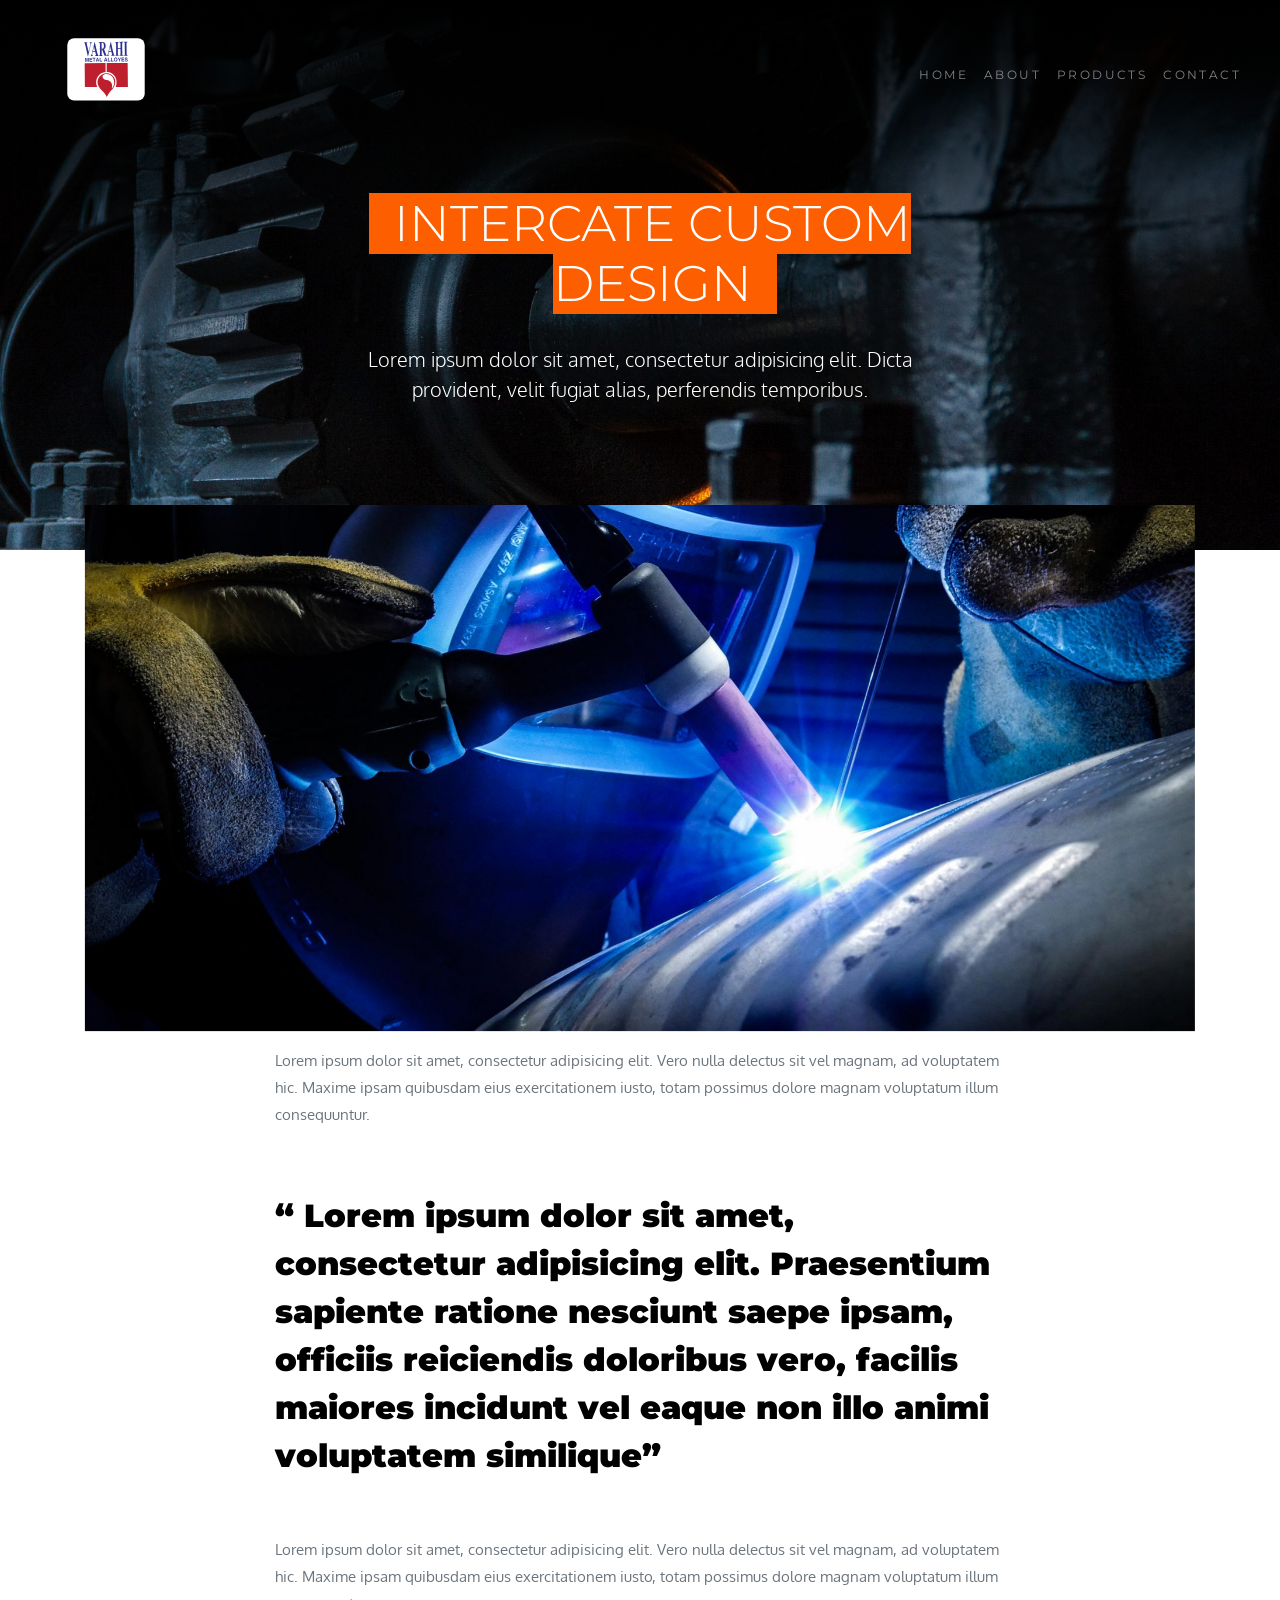
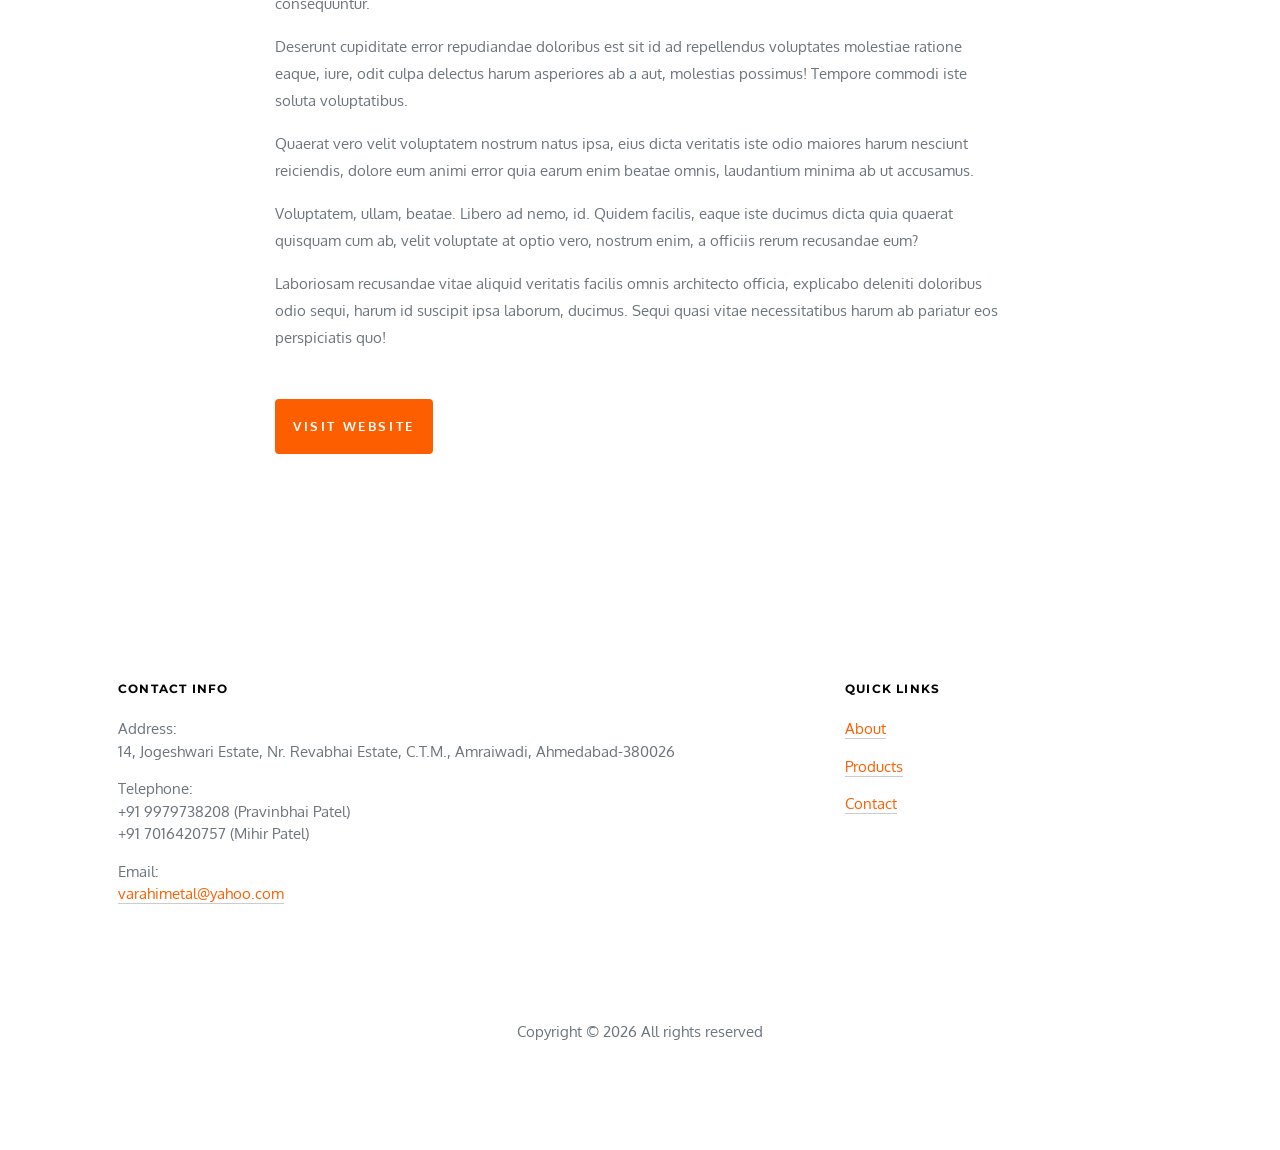
<file: product-single.html>
<!DOCTYPE html>
<html lang="en">
  <head>
    <title>Industrial &mdash; Website Template by Colorlin</title>
    <meta charset="utf-8" />
    <meta
      name="viewport"
      content="width=device-width, initial-scale=1, shrink-to-fit=no"
    />

    <link
      href="https://fonts.googleapis.com/css?family=Montserrat:400,700|Oxygen:400,700"
      rel="stylesheet"
    />

    <link rel="stylesheet" href="css/bootstrap.css" />
    <link rel="stylesheet" href="css/animate.css" />
    <link rel="stylesheet" href="css/owl.carousel.min.css" />
    <link rel="stylesheet" href="css/jquery.fancybox.min.css" />

    <link rel="stylesheet" href="fonts/ionicons/css/ionicons.min.css" />
    <link rel="stylesheet" href="fonts/fontawesome/css/font-awesome.min.css" />

    <!-- Theme Style -->
    <link rel="stylesheet" href="css/style.css" />
    <link rel="stylesheet" href="css/custom.css" />
  </head>
  <body>
    <div id="header-placeholder"></div>

    <div class="top-shadow"></div>

    <div class="inner-page">
      <div
        class="slider-item"
        style="background-image: url('images/industrial_hero_3.jpg')"
      >
        <div class="container">
          <div
            class="row slider-text align-items-center justify-content-center"
          >
            <div class="col-md-8 text-center col-sm-12 element-animate pt-5">
              <h1 class="pt-5"><span>Intercate Custom Design</span></h1>
              <p class="mb-5 w-75">
                Lorem ipsum dolor sit amet, consectetur adipisicing elit. Dicta
                provident, velit fugiat alias, perferendis temporibus.
              </p>
            </div>
          </div>
        </div>
      </div>
    </div>

    <section class="section">
      <div class="container">
        <div class="row">
          <div class="col-12" style="margin-top: -150px">
            <p>
              <img
                src="images/industrial_hero_2.jpg"
                alt="Image"
                class="img-fluid"
              />
            </p>
          </div>
        </div>
        <div class="row justify-content-center">
          <div class="col-md-8 mb-5">
            <p>
              Lorem ipsum dolor sit amet, consectetur adipisicing elit. Vero
              nulla delectus sit vel magnam, ad voluptatem hic. Maxime ipsam
              quibusdam eius exercitationem iusto, totam possimus dolore magnam
              voluptatum illum consequuntur.
            </p>
          </div>
        </div>
        <div class="row justify-content-center">
          <div class="col-md-8 mb-5">
            <h2>
              &ldquo; Lorem ipsum dolor sit amet, consectetur adipisicing elit.
              Praesentium sapiente ratione nesciunt saepe ipsam, officiis
              reiciendis doloribus vero, facilis maiores incidunt vel eaque non
              illo animi voluptatem similique&rdquo;
            </h2>
          </div>
        </div>

        <div class="row justify-content-center">
          <div class="col-md-8">
            <p>
              Lorem ipsum dolor sit amet, consectetur adipisicing elit. Vero
              nulla delectus sit vel magnam, ad voluptatem hic. Maxime ipsam
              quibusdam eius exercitationem iusto, totam possimus dolore magnam
              voluptatum illum consequuntur.
            </p>
            <p>
              Deserunt cupiditate error repudiandae doloribus est sit id ad
              repellendus voluptates molestiae ratione eaque, iure, odit culpa
              delectus harum asperiores ab a aut, molestias possimus! Tempore
              commodi iste soluta voluptatibus.
            </p>
            <p>
              Quaerat vero velit voluptatem nostrum natus ipsa, eius dicta
              veritatis iste odio maiores harum nesciunt reiciendis, dolore eum
              animi error quia earum enim beatae omnis, laudantium minima ab ut
              accusamus.
            </p>
            <p>
              Voluptatem, ullam, beatae. Libero ad nemo, id. Quidem facilis,
              eaque iste ducimus dicta quia quaerat quisquam cum ab, velit
              voluptate at optio vero, nostrum enim, a officiis rerum recusandae
              eum?
            </p>
            <p class="mb-5">
              Laboriosam recusandae vitae aliquid veritatis facilis omnis
              architecto officia, explicabo deleniti doloribus odio sequi, harum
              id suscipit ipsa laborum, ducimus. Sequi quasi vitae
              necessitatibus harum ab pariatur eos perspiciatis quo!
            </p>

            <p>
              <a href="#" class="btn btn-primary py-3 px-3">Visit Website</a>
            </p>
          </div>
        </div>
      </div>
    </section>

    <div id="footer-placeholder"></div>

    <!-- <div id="loader-placeholder"></div> -->

    <script src="js/jquery-3.2.1.min.js"></script>
    <script src="js/popper.min.js"></script>
    <script src="js/bootstrap.min.js"></script>
    <script src="js/owl.carousel.min.js"></script>
    <script src="js/jquery.waypoints.min.js"></script>
    <script src="js/jquery.fancybox.min.js"></script>
    <script src="js/main.js"></script>

    <script src="js/main.js"></script>
  </body>
</html>
</file>
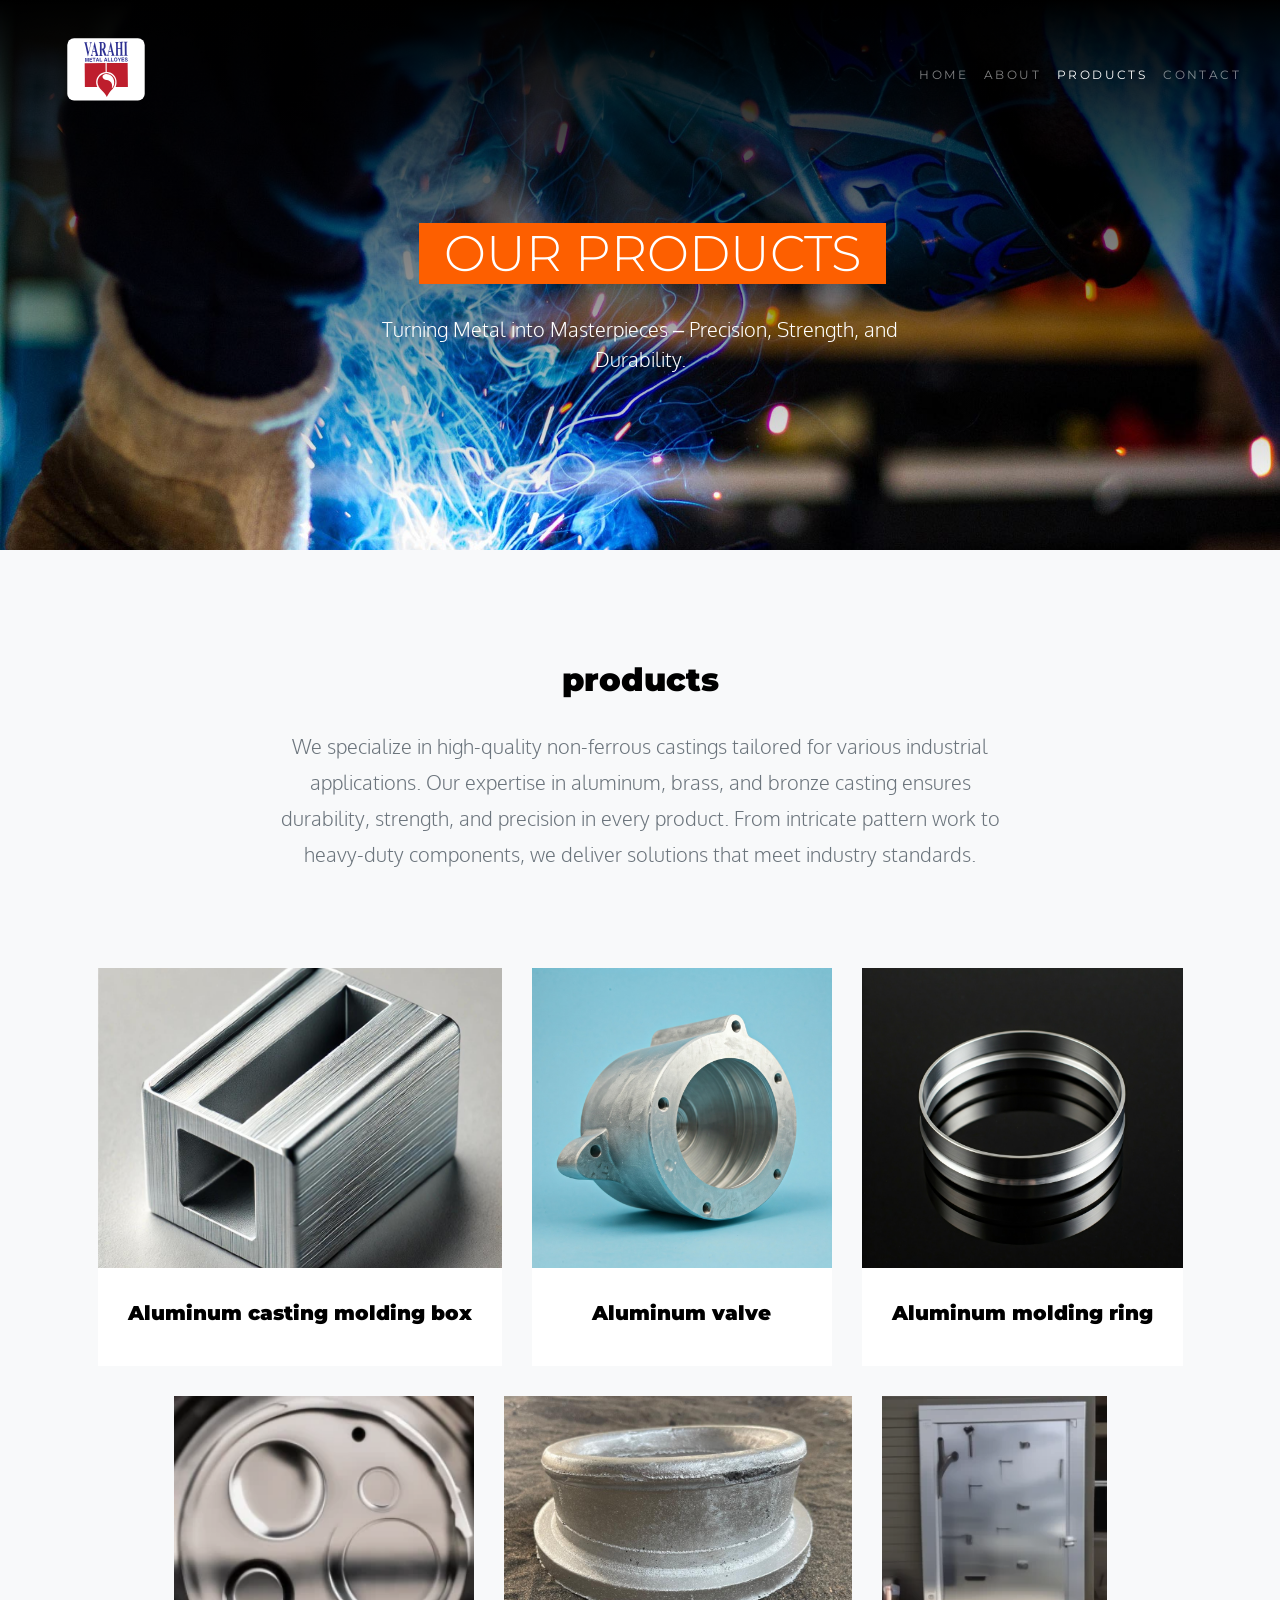
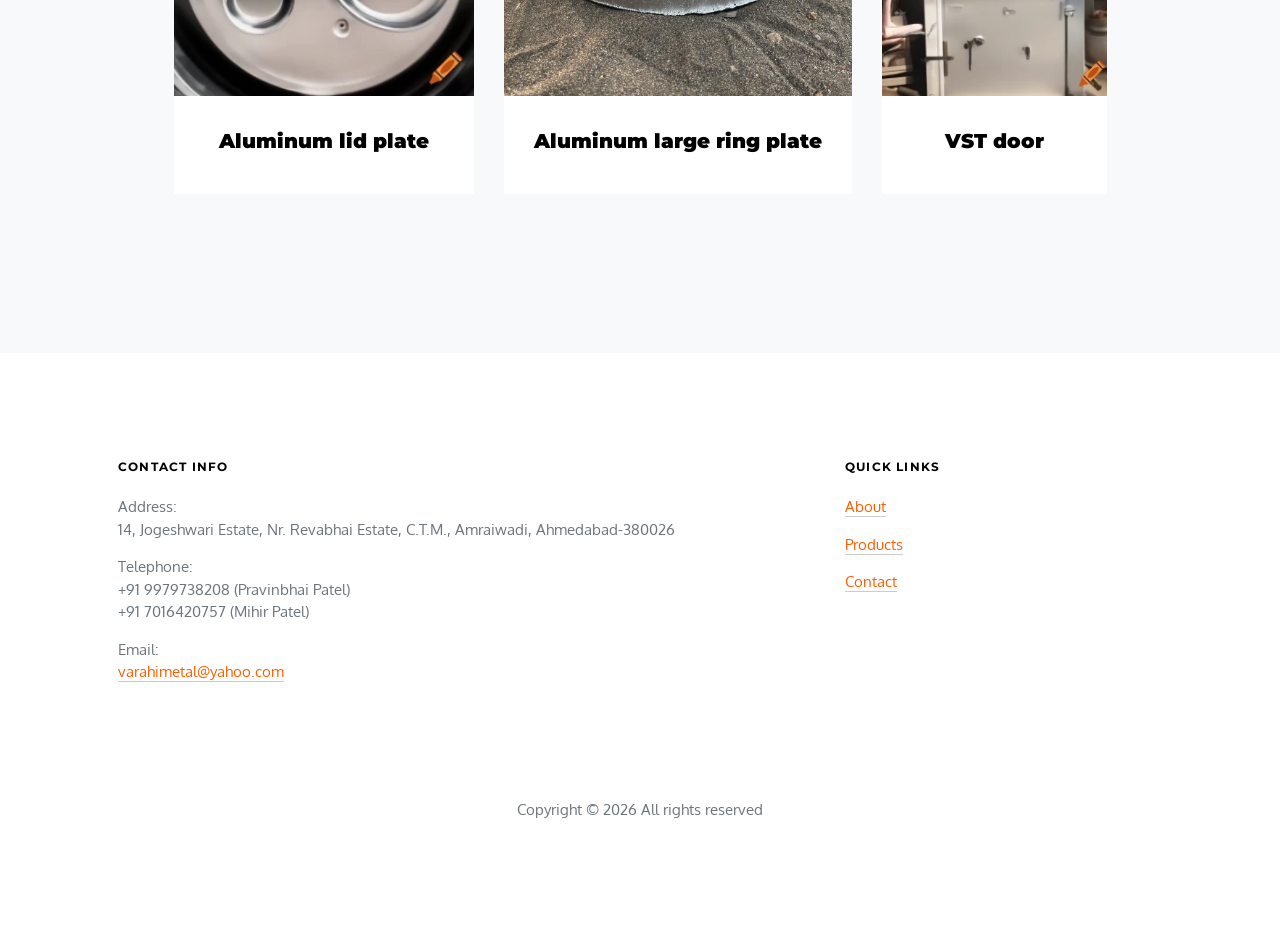
<file: products.html>
<!DOCTYPE html>
<html lang="en">
  <head>
    <title>Products | Varahi Metal</title>
    <meta charset="utf-8" />
    <meta
      name="viewport"
      content="width=device-width, initial-scale=1, shrink-to-fit=no"
    />

    <link
      href="https://fonts.googleapis.com/css?family=Montserrat:400,700|Oxygen:400,700"
      rel="stylesheet"
    />

    <link rel="stylesheet" href="css/bootstrap.css" />
    <link rel="stylesheet" href="css/animate.css" />
    <link rel="stylesheet" href="css/owl.carousel.min.css" />
    <link rel="stylesheet" href="css/jquery.fancybox.min.css" />

    <link rel="stylesheet" href="fonts/ionicons/css/ionicons.min.css" />
    <link rel="stylesheet" href="fonts/fontawesome/css/font-awesome.min.css" />

    <!-- Theme Style -->
    <link rel="stylesheet" href="css/style.css" />
    <link rel="stylesheet" href="css/custom.css" />
  </head>
  <body>
    <div id="header-placeholder"></div>

    <div class="top-shadow"></div>

    <div class="inner-page">
      <div
        class="slider-item"
        style="background-image: url('images/industrial_hero_1.jpg')"
      >
        <div class="container">
          <div
            class="row slider-text align-items-center justify-content-center"
          >
            <div class="col-md-8 text-center col-sm-12 element-animate pt-5">
              <h1 class="pt-5"><span>Our products</span></h1>
              <p class="mb-5 w-75">
                Turning Metal into Masterpieces – Precision, Strength, and
                Durability.
              </p>
            </div>
          </div>
        </div>
      </div>
    </div>

    <section class="section bg-light border-t">
      <div class="container">
        <div class="row justify-content-center mb-5 element-animate">
          <div class="col-md-8 text-center">
            <h2 class="heading mb-4">products</h2>
            <p class="mb-5 lead">
              We specialize in high-quality non-ferrous castings tailored for
              various industrial applications. Our expertise in aluminum, brass,
              and bronze casting ensures durability, strength, and precision in
              every product. From intricate pattern work to heavy-duty
              components, we deliver solutions that meet industry standards.
            </p>
          </div>
        </div>
      </div>
      <div class="container">
        <div class="row justify-content-center mb-4 mt-3">
          <div class="col-md-auto col-12 product-box">
            <div class="media d-block media-custom text-center">
              <a href="product-single.html" class="link-thumbnail">
                <span class="ion-plus icon"></span>
                <img
                  src="images/products/alu_casting_cutting_box.jpg"
                  alt="Image"
                  class="img-fluid"
                />
              </a>
              <div class="media-body">
                <h3 class="mt-0 text-black">Aluminum casting molding box</h3>
              </div>
            </div>
          </div>
          <div class="col-md-auto col-12 product-box">
            <div class="media d-block media-custom text-center">
              <a href="product-single.html" class="link-thumbnail">
                <span class="ion-plus icon"></span>
                <img
                  src="images/products/alu_valve.jpg"
                  alt="Image"
                  class="img-fluid"
                />
              </a>
              <div class="media-body">
                <h3 class="mt-0 text-black">Aluminum valve</h3>
              </div>
            </div>
          </div>
          <div class="col-md-auto col-12 product-box">
            <div class="media d-block media-custom text-center">
              <a href="product-single.html" class="link-thumbnail">
                <span class="ion-plus icon"></span>
                <img
                  src="images/products/alu_ring.jpg"
                  alt="Image"
                  class="img-fluid"
                />
              </a>
              <div class="media-body">
                <h3 class="mt-0 text-black">Aluminum molding ring</h3>
              </div>
            </div>
          </div>
          <div class="col-md-auto col-12 product-box">
            <div class="media d-block media-custom text-center">
              <a href="product-single.html" class="link-thumbnail">
                <span class="ion-plus icon"></span>
                <img
                  src="images/products/alu_designed_lid_plate.png"
                  alt="Image"
                  class="img-fluid"
                />
              </a>
              <div class="media-body">
                <h3 class="mt-0 text-black">Aluminum lid plate</h3>
              </div>
            </div>
          </div>
          <div class="col-md-auto col-12 product-box">
            <div class="media d-block media-custom text-center">
              <a href="product-single.html" class="link-thumbnail">
                <span class="ion-plus icon"></span>
                <img
                  src="images/products/Alu_ring_large.jpg"
                  alt="Image"
                  class="img-fluid"
                />
              </a>
              <div class="media-body">
                <h3 class="mt-0 text-black">Aluminum large ring plate</h3>
              </div>
            </div>
          </div>
          <div class="col-md-auto col-12 product-box">
            <div class="media d-block media-custom text-center">
              <a href="product-single.html" class="link-thumbnail">
                <span class="ion-plus icon"></span>
                <img
                  src="images/products/alu_vst_door_1.png"
                  alt="Image"
                  class="img-fluid"
                />
              </a>
              <div class="media-body">
                <h3 class="mt-0 text-black">VST door</h3>
              </div>
            </div>
          </div>
        </div>
      </div>
    </section>

    <div id="footer-placeholder"></div>

    <!-- <div id="loader-placeholder"></div> -->

    <script src="js/jquery-3.2.1.min.js"></script>
    <script src="js/popper.min.js"></script>
    <script src="js/bootstrap.min.js"></script>
    <script src="js/owl.carousel.min.js"></script>
    <script src="js/jquery.waypoints.min.js"></script>
    <script src="js/jquery.fancybox.min.js"></script>
    <script src="js/main.js"></script>
  </body>
</html>
</file>
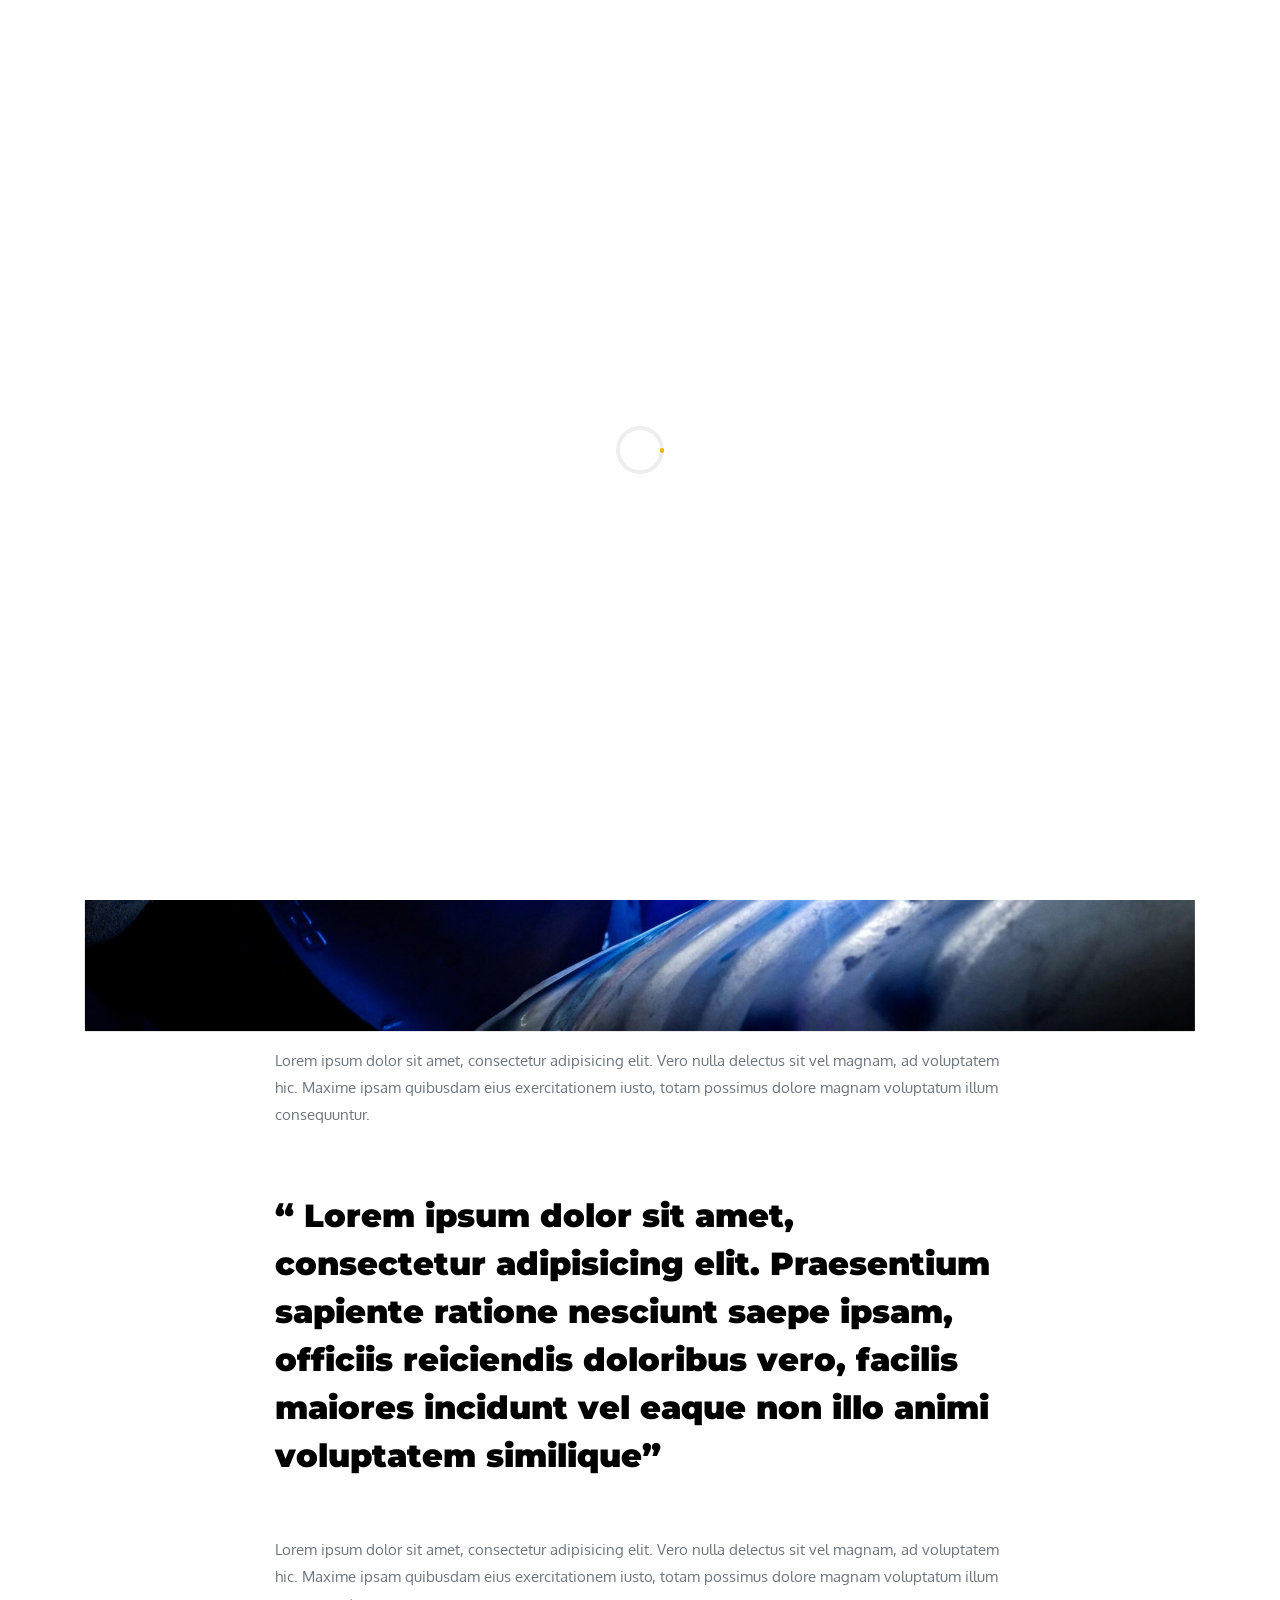
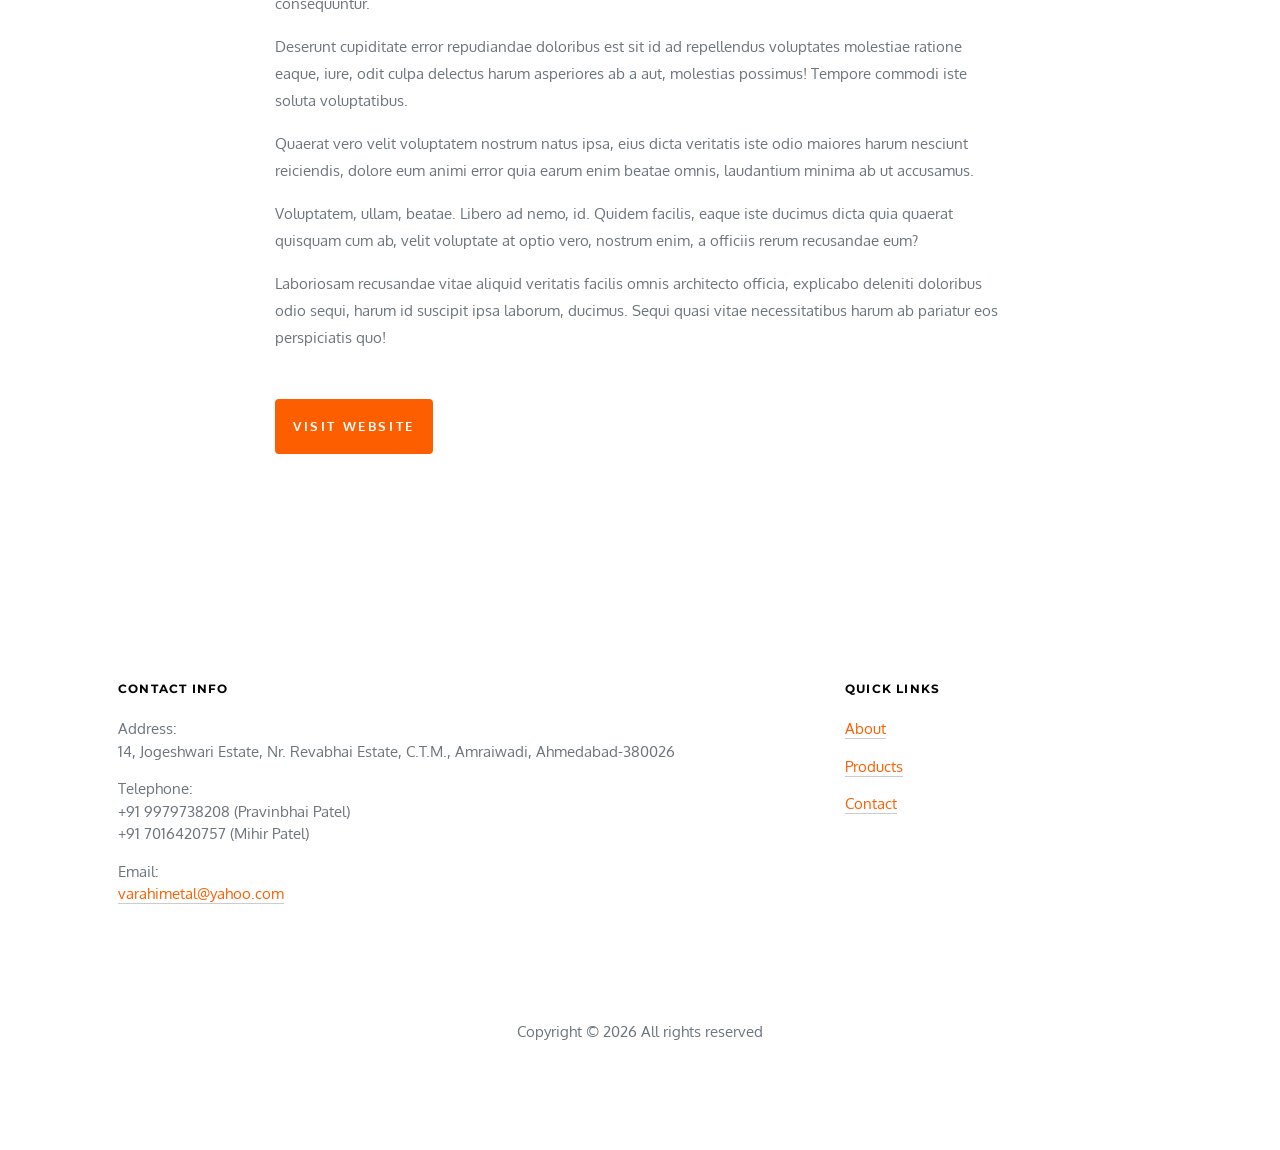
<file: project-single.html>
<!DOCTYPE html>
<html lang="en">
  <head>
    <title>Industrial &mdash; Website Template by Colorlin</title>
    <meta charset="utf-8" />
    <meta
      name="viewport"
      content="width=device-width, initial-scale=1, shrink-to-fit=no"
    />

    <link
      href="https://fonts.googleapis.com/css?family=Montserrat:400,700|Oxygen:400,700"
      rel="stylesheet"
    />

    <link rel="stylesheet" href="css/animate.css" />
    <link rel="stylesheet" href="css/owl.carousel.min.css" />
    <link rel="stylesheet" href="css/jquery.fancybox.min.css" />

    <link rel="stylesheet" href="fonts/ionicons/css/ionicons.min.css" />
    <link rel="stylesheet" href="fonts/fontawesome/css/font-awesome.min.css" />

    <!-- Theme Style -->
    <link rel="stylesheet" href="css/style.css" />
  </head>
  <body>
    <div id="header-placeholder"></div>

    <div class="top-shadow"></div>

    <div class="inner-page">
      <div
        class="slider-item"
        style="background-image: url('images/industrial_hero_3.jpg')"
      >
        <div class="container">
          <div
            class="row slider-text align-items-center justify-content-center"
          >
            <div class="col-md-8 text-center col-sm-12 element-animate pt-5">
              <h1 class="pt-5"><span>Intercate Custom Design</span></h1>
              <p class="mb-5 w-75">
                Lorem ipsum dolor sit amet, consectetur adipisicing elit. Dicta
                provident, velit fugiat alias, perferendis temporibus.
              </p>
            </div>
          </div>
        </div>
      </div>
    </div>

    <section class="section">
      <div class="container">
        <div class="row">
          <div class="col-12" style="margin-top: -150px">
            <p>
              <img
                src="images/industrial_hero_2.jpg"
                alt="Image"
                class="img-fluid"
              />
            </p>
          </div>
        </div>
        <div class="row justify-content-center">
          <div class="col-md-8 mb-5">
            <p>
              Lorem ipsum dolor sit amet, consectetur adipisicing elit. Vero
              nulla delectus sit vel magnam, ad voluptatem hic. Maxime ipsam
              quibusdam eius exercitationem iusto, totam possimus dolore magnam
              voluptatum illum consequuntur.
            </p>
          </div>
        </div>
        <div class="row justify-content-center">
          <div class="col-md-8 mb-5">
            <h2>
              &ldquo; Lorem ipsum dolor sit amet, consectetur adipisicing elit.
              Praesentium sapiente ratione nesciunt saepe ipsam, officiis
              reiciendis doloribus vero, facilis maiores incidunt vel eaque non
              illo animi voluptatem similique&rdquo;
            </h2>
          </div>
        </div>

        <div class="row justify-content-center">
          <div class="col-md-8">
            <p>
              Lorem ipsum dolor sit amet, consectetur adipisicing elit. Vero
              nulla delectus sit vel magnam, ad voluptatem hic. Maxime ipsam
              quibusdam eius exercitationem iusto, totam possimus dolore magnam
              voluptatum illum consequuntur.
            </p>
            <p>
              Deserunt cupiditate error repudiandae doloribus est sit id ad
              repellendus voluptates molestiae ratione eaque, iure, odit culpa
              delectus harum asperiores ab a aut, molestias possimus! Tempore
              commodi iste soluta voluptatibus.
            </p>
            <p>
              Quaerat vero velit voluptatem nostrum natus ipsa, eius dicta
              veritatis iste odio maiores harum nesciunt reiciendis, dolore eum
              animi error quia earum enim beatae omnis, laudantium minima ab ut
              accusamus.
            </p>
            <p>
              Voluptatem, ullam, beatae. Libero ad nemo, id. Quidem facilis,
              eaque iste ducimus dicta quia quaerat quisquam cum ab, velit
              voluptate at optio vero, nostrum enim, a officiis rerum recusandae
              eum?
            </p>
            <p class="mb-5">
              Laboriosam recusandae vitae aliquid veritatis facilis omnis
              architecto officia, explicabo deleniti doloribus odio sequi, harum
              id suscipit ipsa laborum, ducimus. Sequi quasi vitae
              necessitatibus harum ab pariatur eos perspiciatis quo!
            </p>

            <p>
              <a href="#" class="btn btn-primary py-3 px-3">Visit Website</a>
            </p>
          </div>
        </div>
      </div>
    </section>

    <div id="footer-placeholder"></div>

    <div id="loader-placeholder"></div>

    <script src="js/jquery-3.2.1.min.js"></script>
    <script src="js/popper.min.js"></script>
    <script src="js/bootstrap.min.js"></script>
    <script src="js/owl.carousel.min.js"></script>
    <script src="js/jquery.waypoints.min.js"></script>
    <script src="js/jquery.fancybox.min.js"></script>
    <script src="js/main.js"></script>

    <script src="js/main.js"></script>
  </body>
</html>
</file>
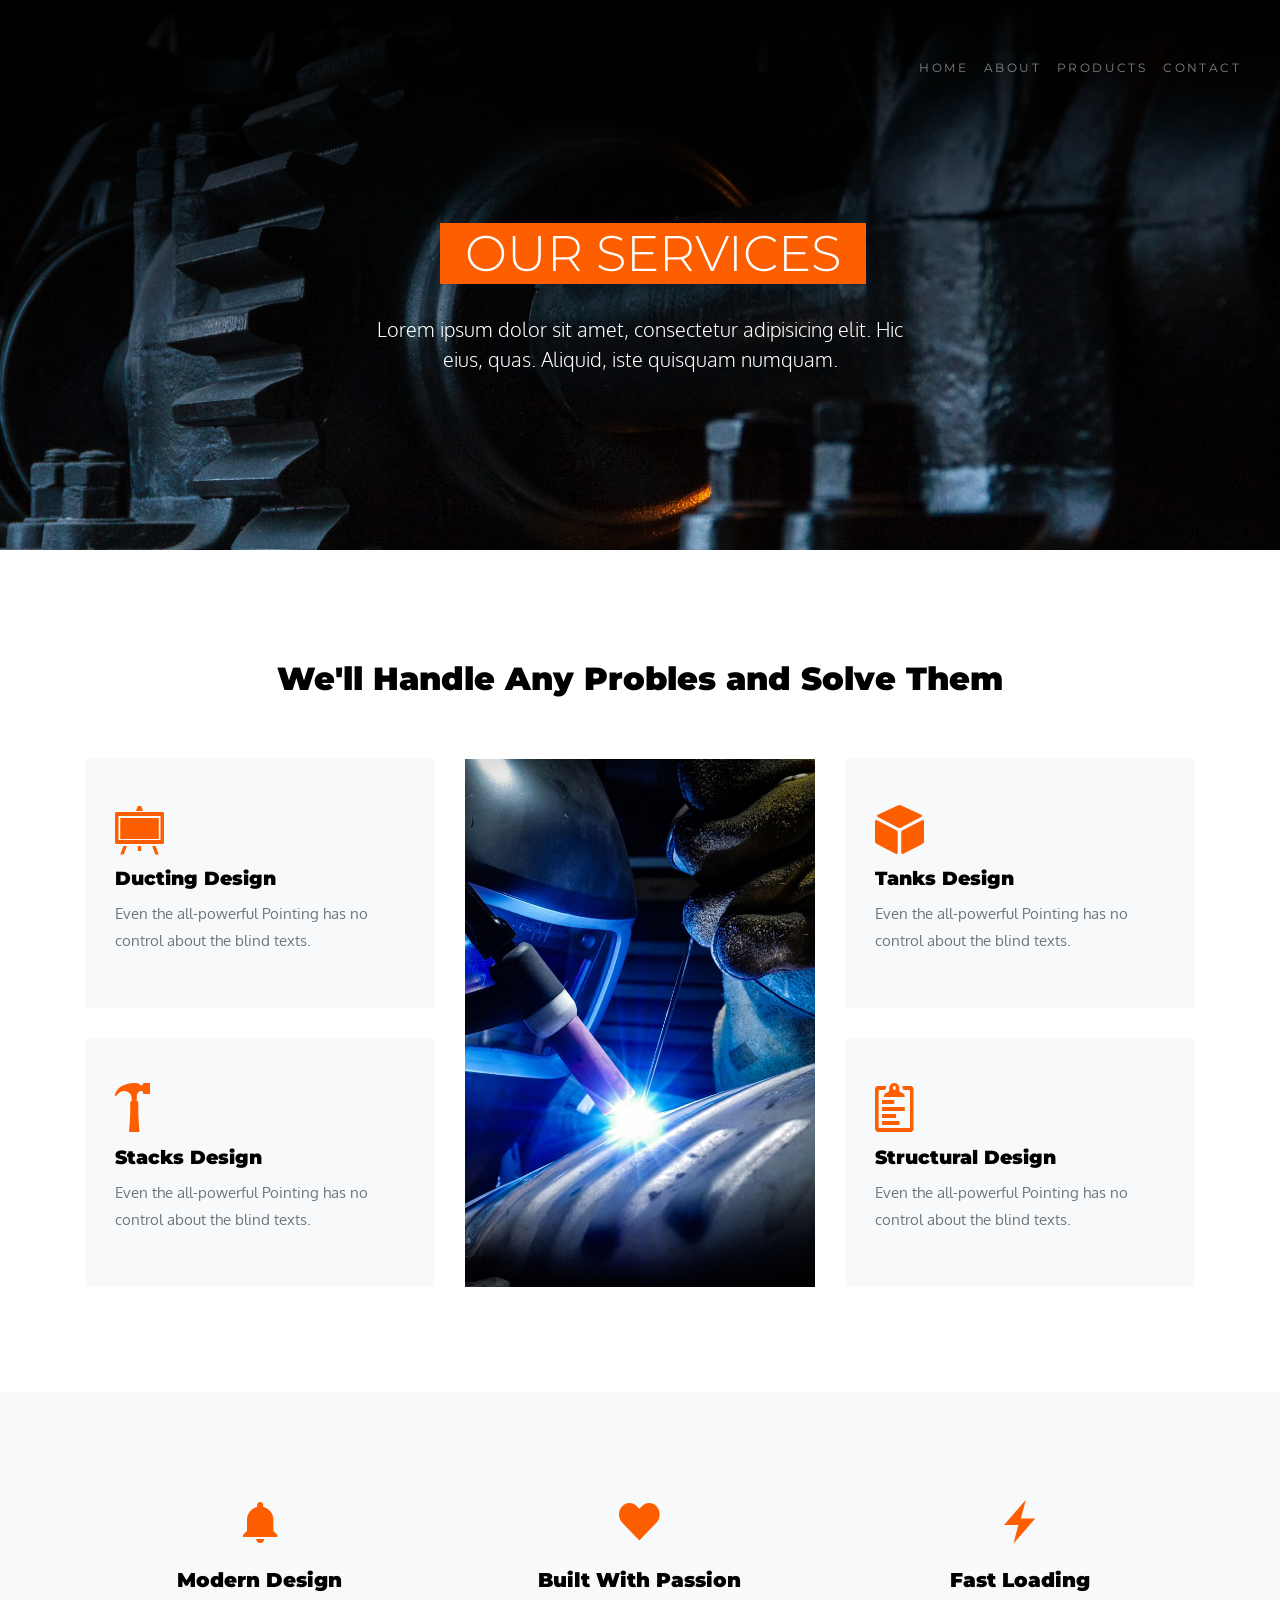
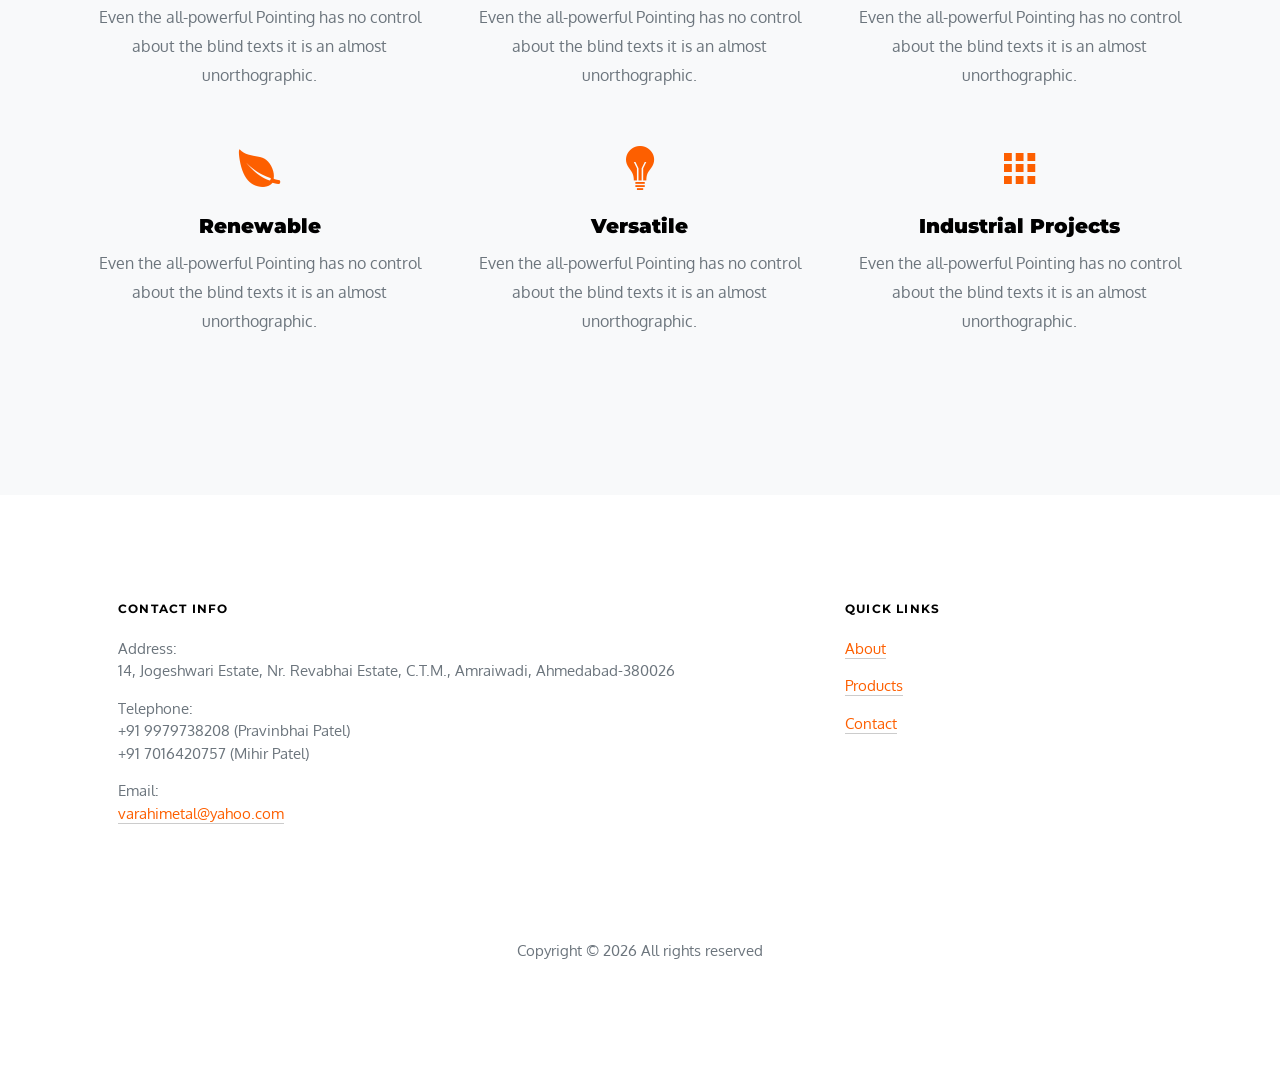
<file: services.html>
<!DOCTYPE html>
<html lang="en">
  <head>
    <title>Industrial &mdash; Website Template by Colorlin</title>
    <meta charset="utf-8" />
    <meta
      name="viewport"
      content="width=device-width, initial-scale=1, shrink-to-fit=no"
    />

    <link
      href="https://fonts.googleapis.com/css?family=Montserrat:400,700|Oxygen:400,700"
      rel="stylesheet"
    />

    <link rel="stylesheet" href="css/bootstrap.css" />
    <link rel="stylesheet" href="css/animate.css" />
    <link rel="stylesheet" href="css/owl.carousel.min.css" />
    <link rel="stylesheet" href="css/jquery.fancybox.min.css" />

    <link rel="stylesheet" href="fonts/ionicons/css/ionicons.min.css" />
    <link rel="stylesheet" href="fonts/fontawesome/css/font-awesome.min.css" />

    <!-- Theme Style -->
    <link rel="stylesheet" href="css/style.css" />
  </head>
  <body>
    <div id="header-placeholder"></div>

    <div class="top-shadow"></div>

    <div class="inner-page">
      <div
        class="slider-item"
        style="background-image: url('images/industrial_hero_3.jpg')"
      >
        <div class="container">
          <div
            class="row slider-text align-items-center justify-content-center"
          >
            <div class="col-md-8 text-center col-sm-12 element-animate pt-5">
              <h1 class="pt-5"><span>Our Services</span></h1>
              <p class="mb-5 w-75">
                Lorem ipsum dolor sit amet, consectetur adipisicing elit. Hic
                eius, quas. Aliquid, iste quisquam numquam.
              </p>
            </div>
          </div>
        </div>
      </div>
    </div>

    <section class="section">
      <div class="container">
        <div class="row mb-5">
          <div class="col-12 text-center">
            <h2>We'll Handle Any Probles and Solve Them</h2>
          </div>
        </div>
        <div class="row align-items-stretch">
          <div class="col-lg-4 order-lg-2">
            <div class="scaling-image h-100">
              <div class="frame h-100">
                <div
                  class="feature-img-bg h-100"
                  style="
                    background-image: url('images/industrial_feature_1.jpg');
                  "
                ></div>
              </div>
            </div>
          </div>

          <div
            class="col-md-6 col-lg-4 feature-1-wrap d-md-flex flex-md-column order-lg-1"
          >
            <div class="feature-1 d-md-flex">
              <div class="align-self-center">
                <span class="ion ion-easel display-4 text-primary"></span>
                <h3>Ducting Design</h3>
                <p>
                  Even the all-powerful Pointing has no control about the blind
                  texts.
                </p>
              </div>
            </div>

            <div class="feature-1 d-md-flex">
              <div class="align-self-center">
                <span class="ion ion-hammer display-4 text-primary"></span>
                <h3>Stacks Design</h3>
                <p>
                  Even the all-powerful Pointing has no control about the blind
                  texts.
                </p>
              </div>
            </div>
          </div>

          <div
            class="col-md-6 col-lg-4 feature-1-wrap d-md-flex flex-md-column order-lg-3"
          >
            <div class="feature-1 d-md-flex">
              <div class="align-self-center">
                <span class="ion ion-cube display-4 text-primary"></span>
                <h3>Tanks Design</h3>
                <p>
                  Even the all-powerful Pointing has no control about the blind
                  texts.
                </p>
              </div>
            </div>

            <div class="feature-1 d-md-flex">
              <div class="align-self-center">
                <span class="ion ion-clipboard display-4 text-primary"></span>
                <h3>Structural Design</h3>
                <p>
                  Even the all-powerful Pointing has no control about the blind
                  texts.
                </p>
              </div>
            </div>
          </div>
        </div>
      </div>
    </section>

    <section class="section bg-light">
      <div class="container">
        <div class="row">
          <div class="col-md-6 col-lg-4 element-animate mb-4">
            <div class="media block-6 d-block text-center">
              <div class="icon mb-3">
                <span class="ion-android-notifications text-primary"></span>
              </div>
              <div class="media-body">
                <h3 class="heading">Modern Design</h3>
                <p>
                  Even the all-powerful Pointing has no control about the blind
                  texts it is an almost unorthographic.
                </p>
              </div>
            </div>
          </div>
          <div class="col-md-6 col-lg-4 element-animate mb-4">
            <div class="media block-6 d-block text-center">
              <div class="icon mb-3">
                <span class="ion-heart text-primary"></span>
              </div>
              <div class="media-body">
                <h3 class="heading">Built With Passion</h3>
                <p>
                  Even the all-powerful Pointing has no control about the blind
                  texts it is an almost unorthographic.
                </p>
              </div>
            </div>
          </div>
          <div class="col-md-6 col-lg-4 element-animate mb-4">
            <div class="media block-6 d-block text-center">
              <div class="icon mb-3">
                <span class="ion-flash text-primary"></span>
              </div>
              <div class="media-body">
                <h3 class="heading">Fast Loading</h3>
                <p>
                  Even the all-powerful Pointing has no control about the blind
                  texts it is an almost unorthographic.
                </p>
              </div>
            </div>
          </div>

          <div class="col-md-6 col-lg-4 element-animate mb-4">
            <div class="media block-6 d-block text-center">
              <div class="icon mb-3">
                <span class="ion-leaf text-primary"></span>
              </div>
              <div class="media-body">
                <h3 class="heading">Renewable</h3>
                <p>
                  Even the all-powerful Pointing has no control about the blind
                  texts it is an almost unorthographic.
                </p>
              </div>
            </div>
          </div>
          <div class="col-md-6 col-lg-4 element-animate mb-4">
            <div class="media block-6 d-block text-center">
              <div class="icon mb-3">
                <span class="ion-ios-lightbulb text-primary"></span>
              </div>
              <div class="media-body">
                <h3 class="heading">Versatile</h3>
                <p>
                  Even the all-powerful Pointing has no control about the blind
                  texts it is an almost unorthographic.
                </p>
              </div>
            </div>
          </div>
          <div class="col-md-6 col-lg-4 element-animate mb-4">
            <div class="media block-6 d-block text-center">
              <div class="icon mb-3">
                <span class="ion-android-apps text-primary"></span>
              </div>
              <div class="media-body">
                <h3 class="heading">Industrial Projects</h3>
                <p>
                  Even the all-powerful Pointing has no control about the blind
                  texts it is an almost unorthographic.
                </p>
              </div>
            </div>
          </div>
        </div>
      </div>
    </section>
    <!-- END section -->

    <div id="footer-placeholder"></div>

    <!-- <div id="loader-placeholder"></div> -->

    <script src="js/jquery-3.2.1.min.js"></script>
    <script src="js/popper.min.js"></script>
    <script src="js/bootstrap.min.js"></script>
    <script src="js/owl.carousel.min.js"></script>
    <script src="js/jquery.waypoints.min.js"></script>
    <script src="js/jquery.fancybox.min.js"></script>
    <script src="js/main.js"></script>

    <script src="js/main.js"></script>
  </body>
</html>
</file>
<file: css/custom.css>
.logo svg {
  /* height: 150px; */
  width: 150px;
}

.client-logo {
  height: 60px;
  transition: transform 0.3s ease-in-out;
}

.client-logo:hover {
  transform: scale(1.1);
}

.iframe-container {
  position: relative;
  width: 100%;
  padding-top: 56.25%; /* Aspect ratio 16:9 (height/width = 9/16 = 56.25%) */
  height: 0;
  overflow: hidden;
}

.iframe-container iframe {
  position: absolute;
  top: 0;
  left: 0;
  width: 100%;
  height: 100%;
}

.product-box {
  position: relative;
}
.product-box img {
  width: 100%;
  height: 300px;
  object-fit: cover;
}

.client-section {
  gap: 1rem;
}

/* if carousel scroll not working in mobile*/

/* .owl-carousel .owl-stage,
.owl-carousel.owl-drag .owl-item {
  -ms-touch-action: auto;
  touch-action: auto;
} */

@media (max-width: 576px) {
  .client-logo {
    height: 50px;
  }

  .text-center .w-75 {
    width: 100% !important;
  }
}

@media (max-width: 768px) {
  .d-flex.flex-wrap {
    flex-direction: column;
    align-items: center;
  }
}
</file>
